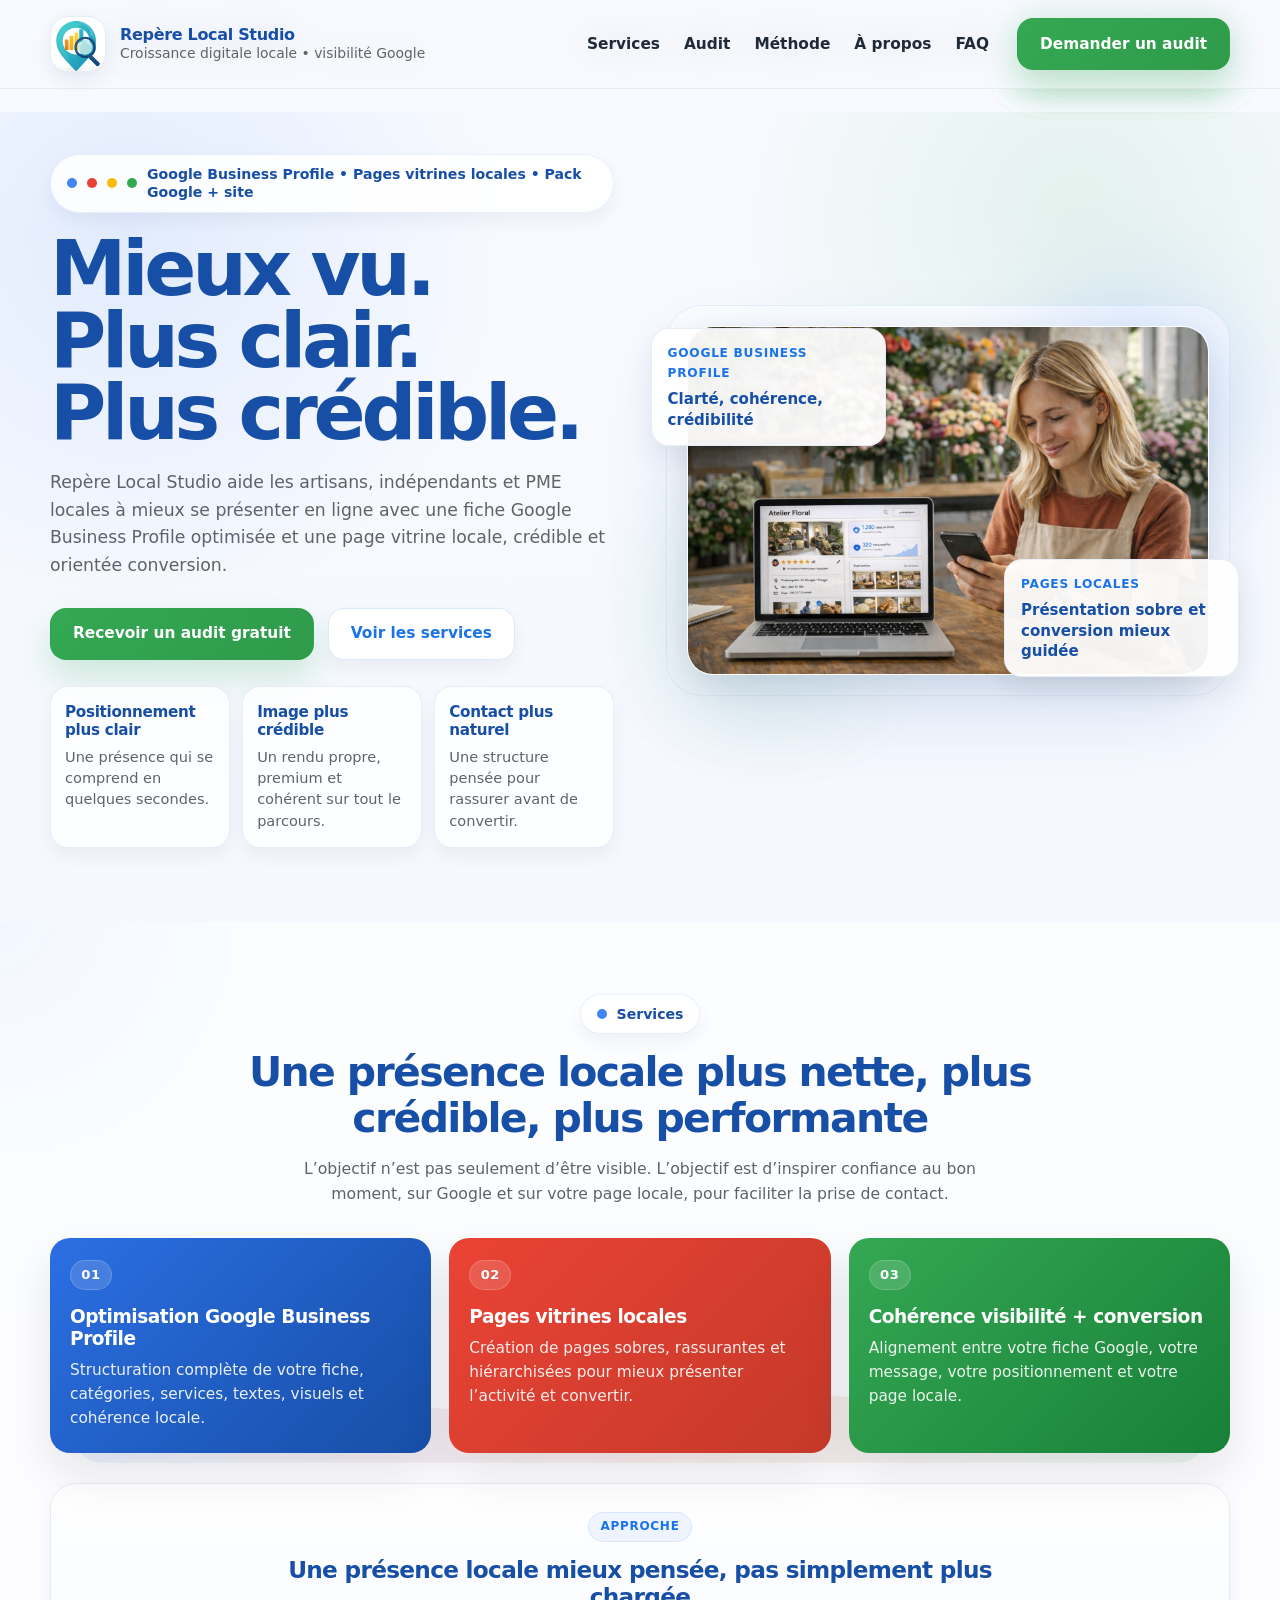
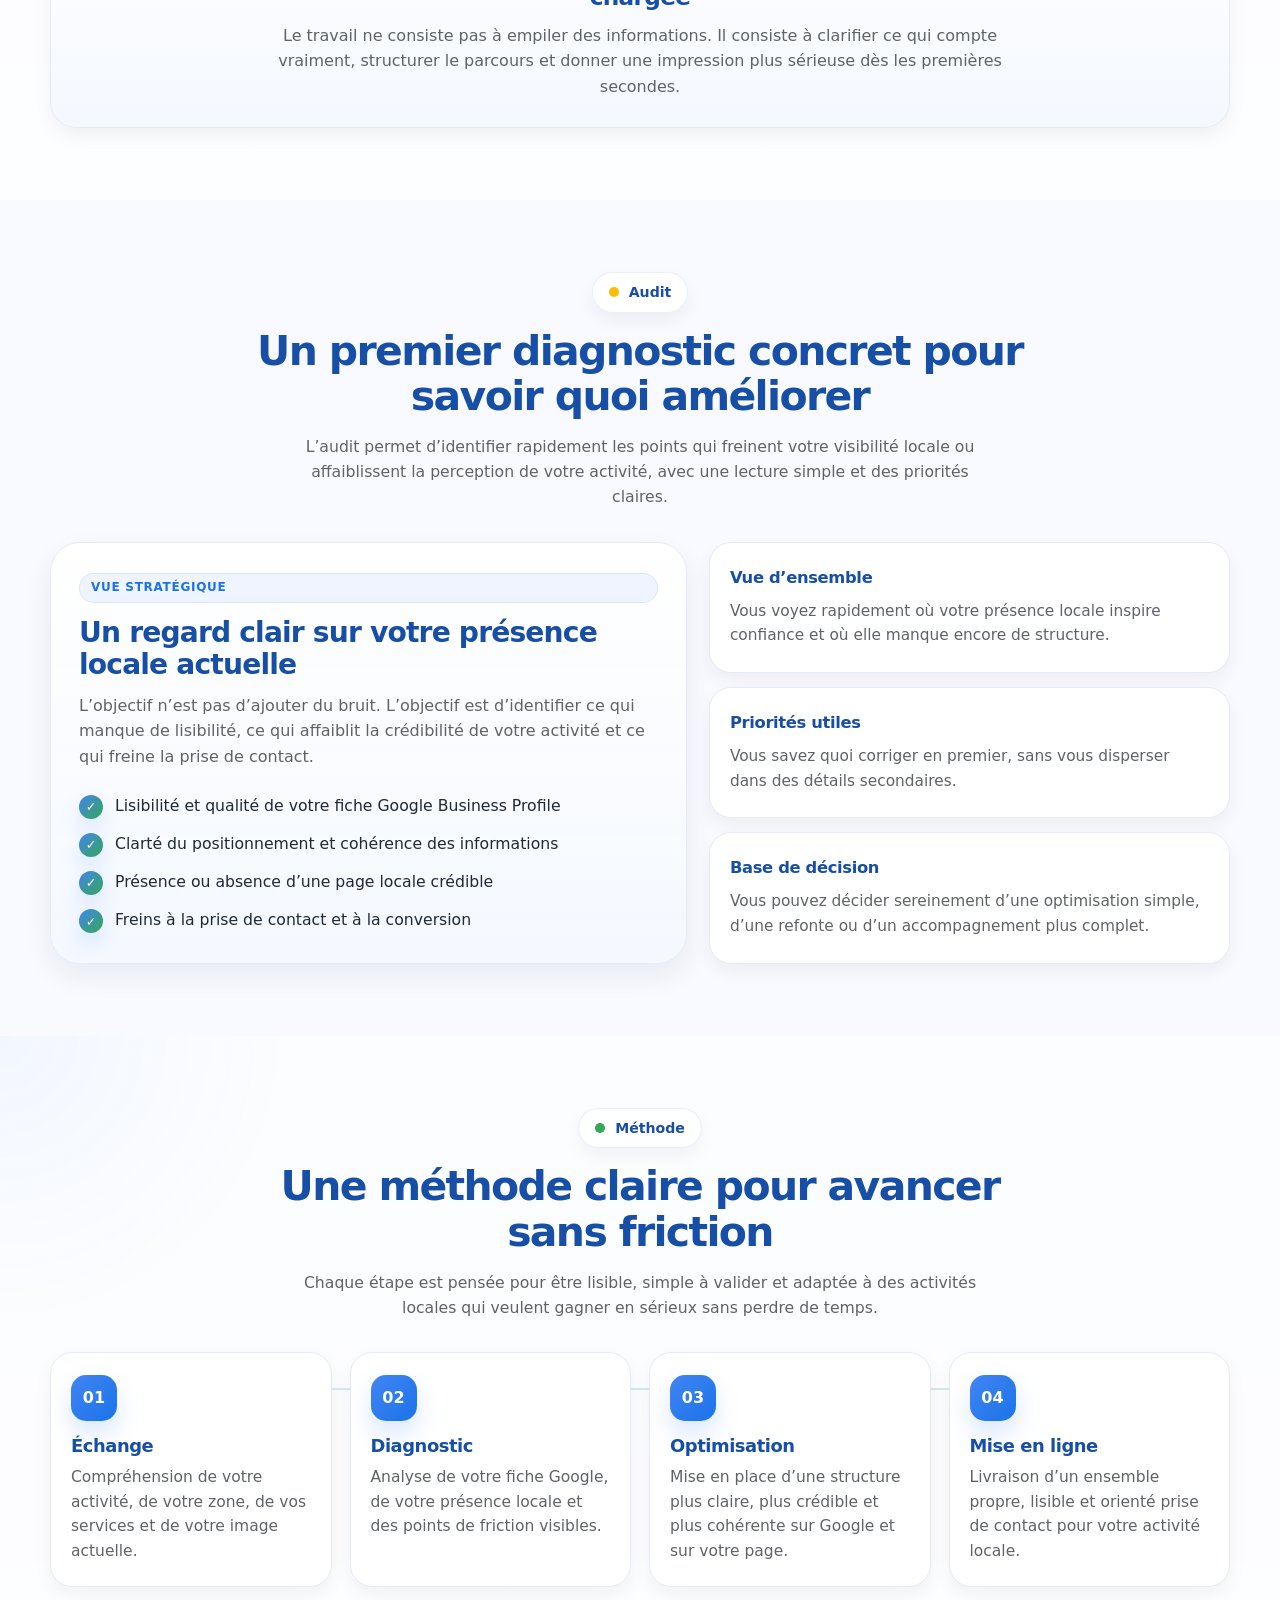
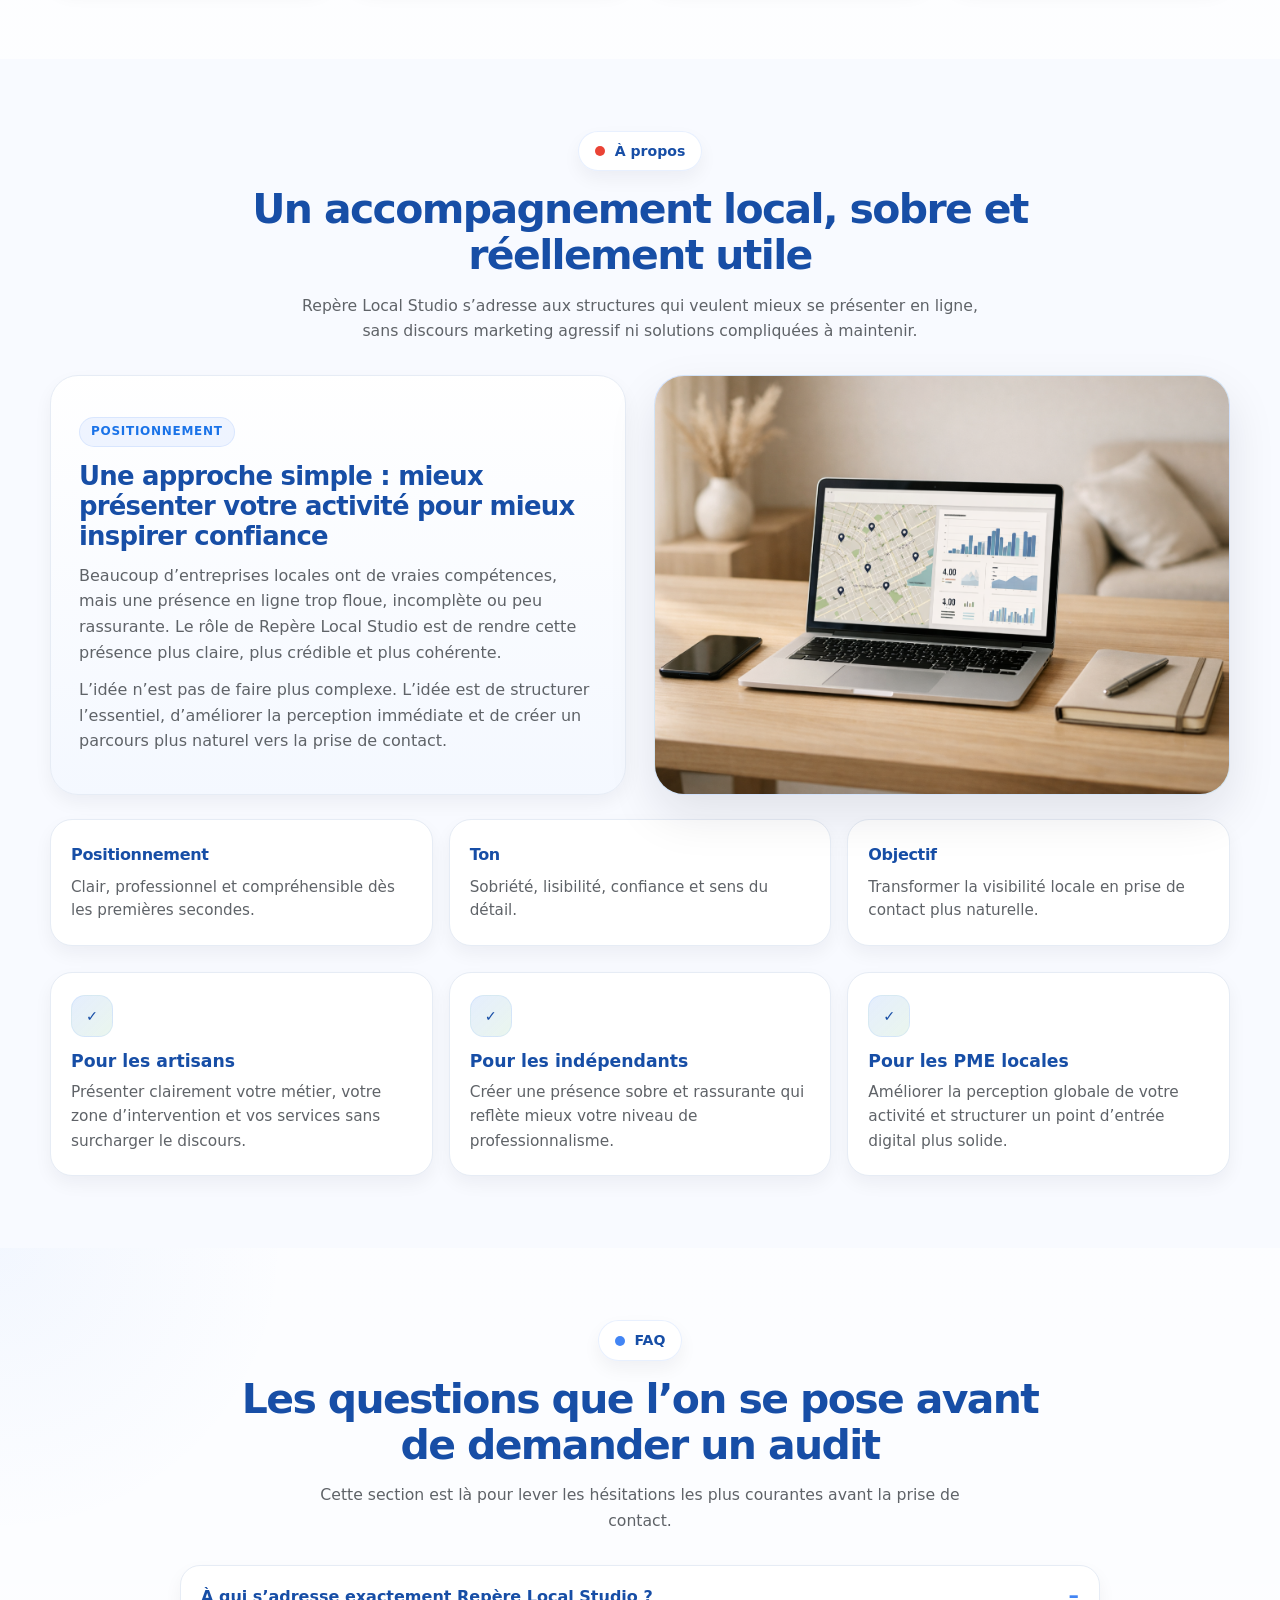
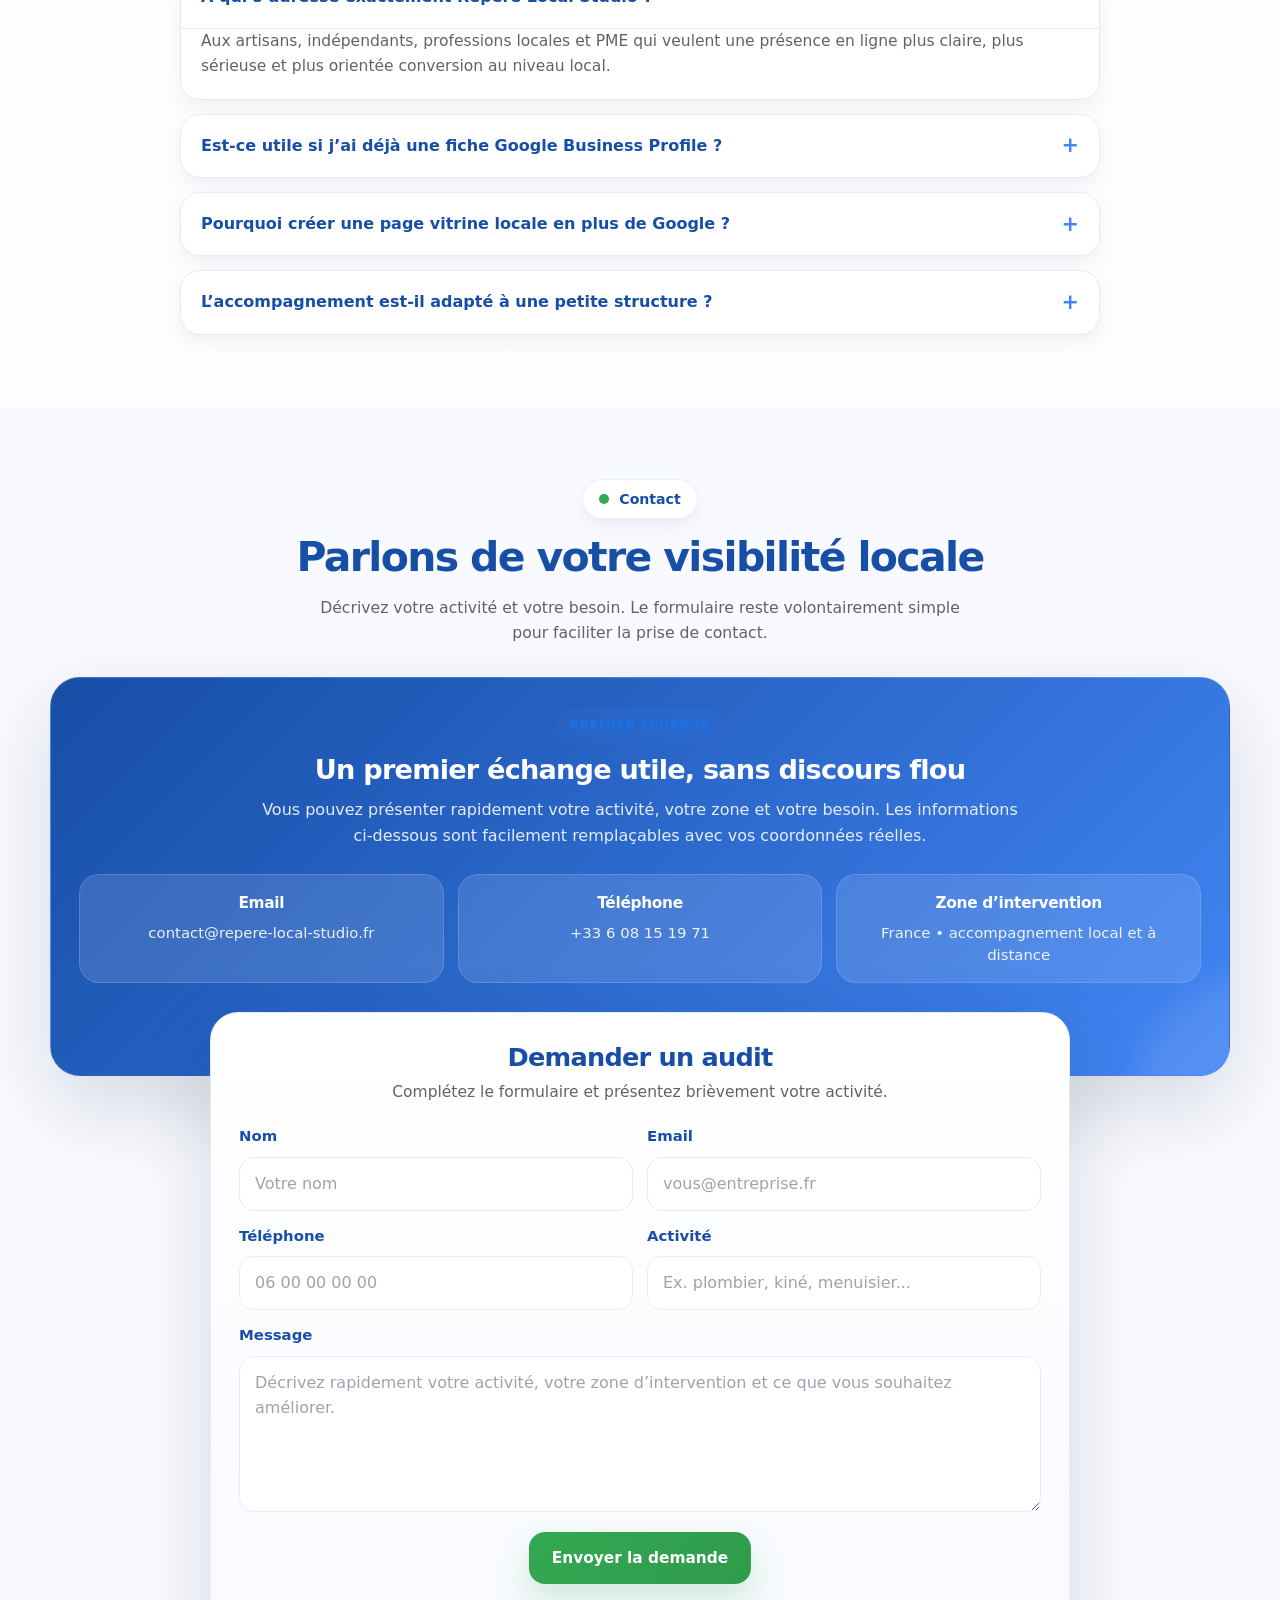
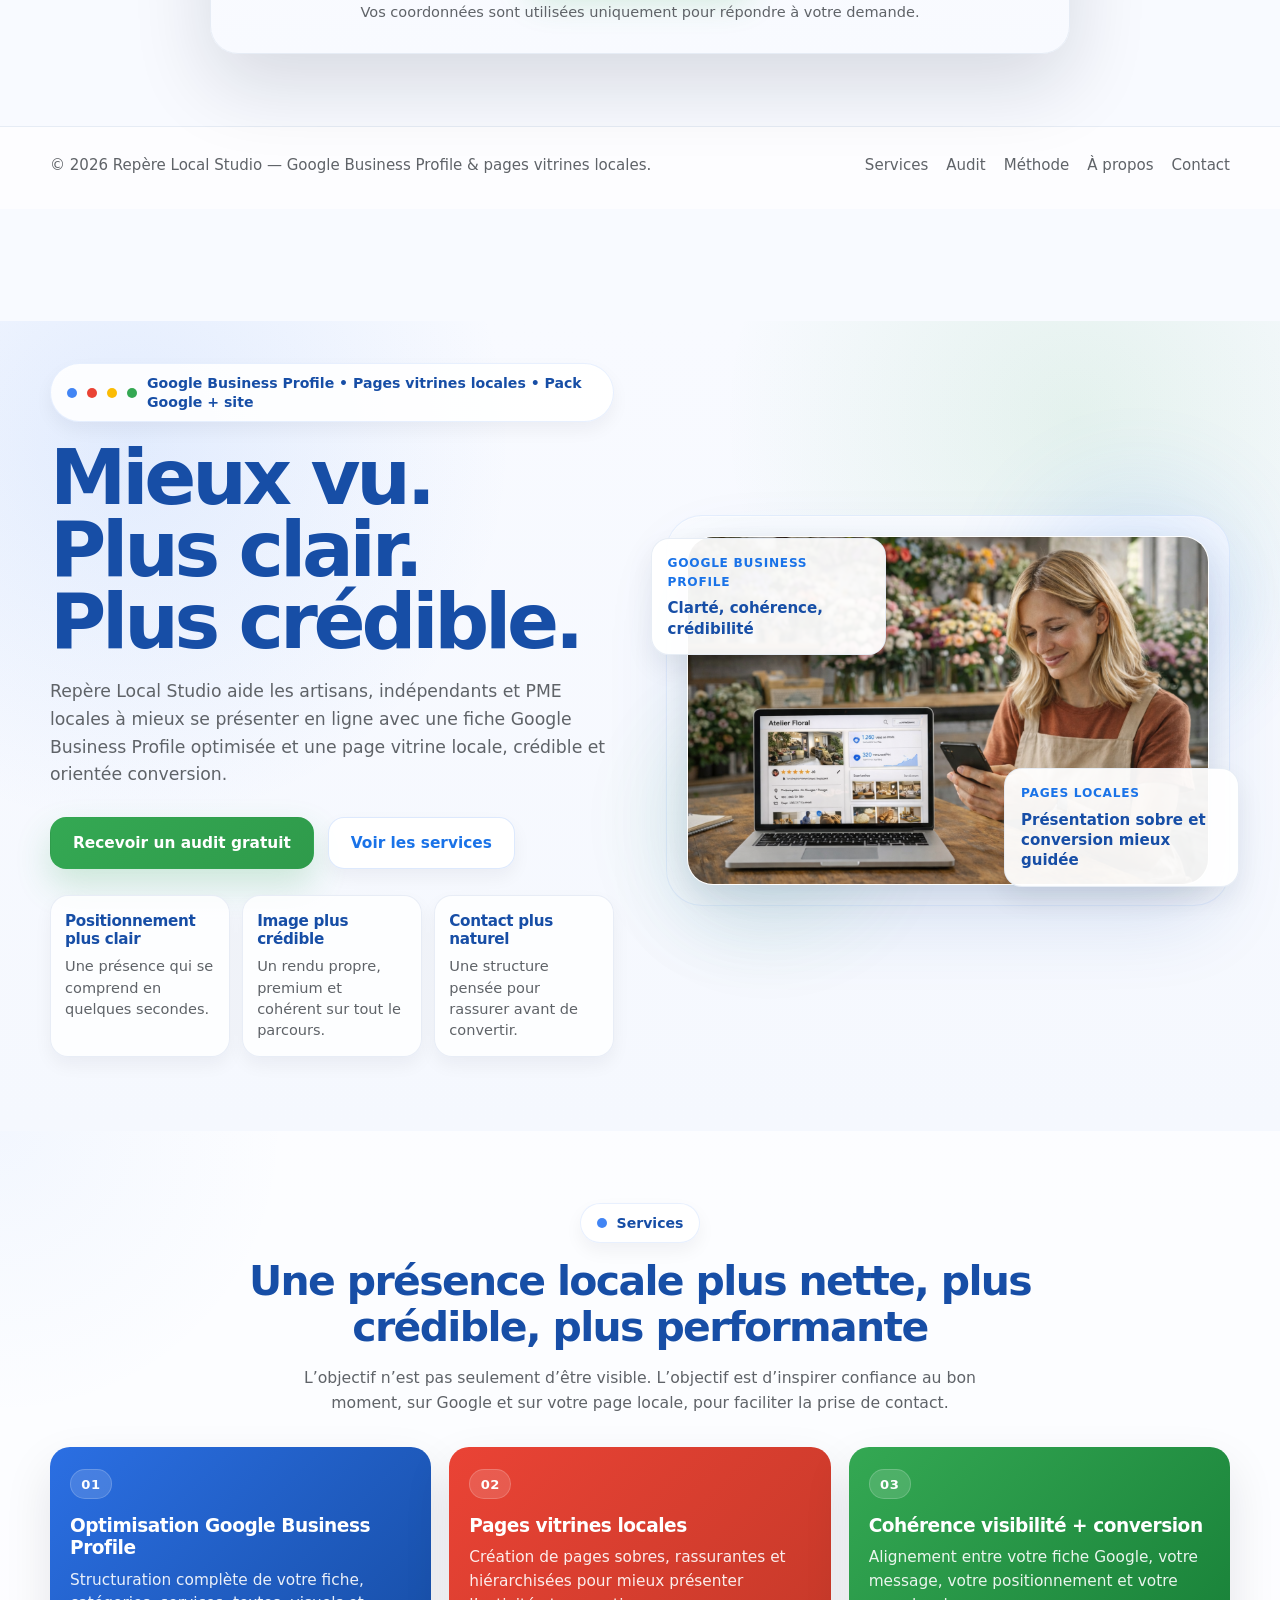
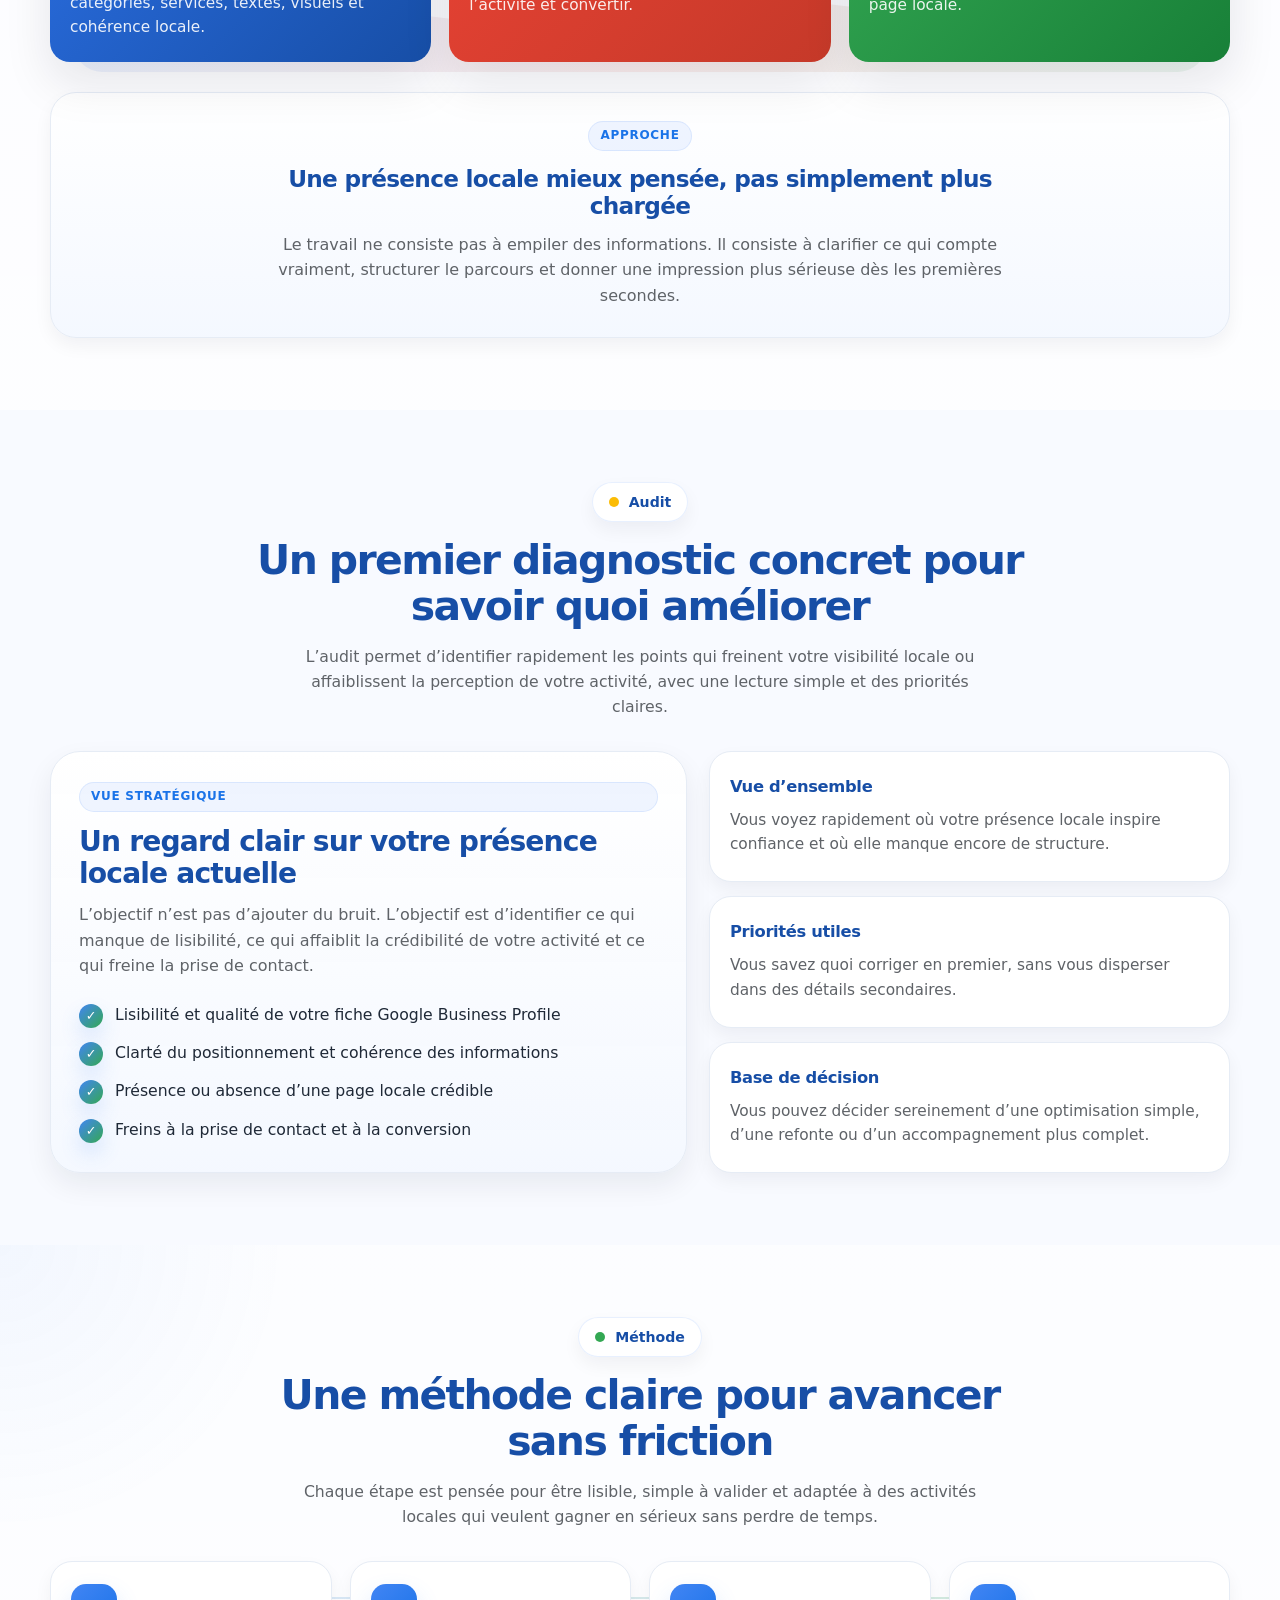
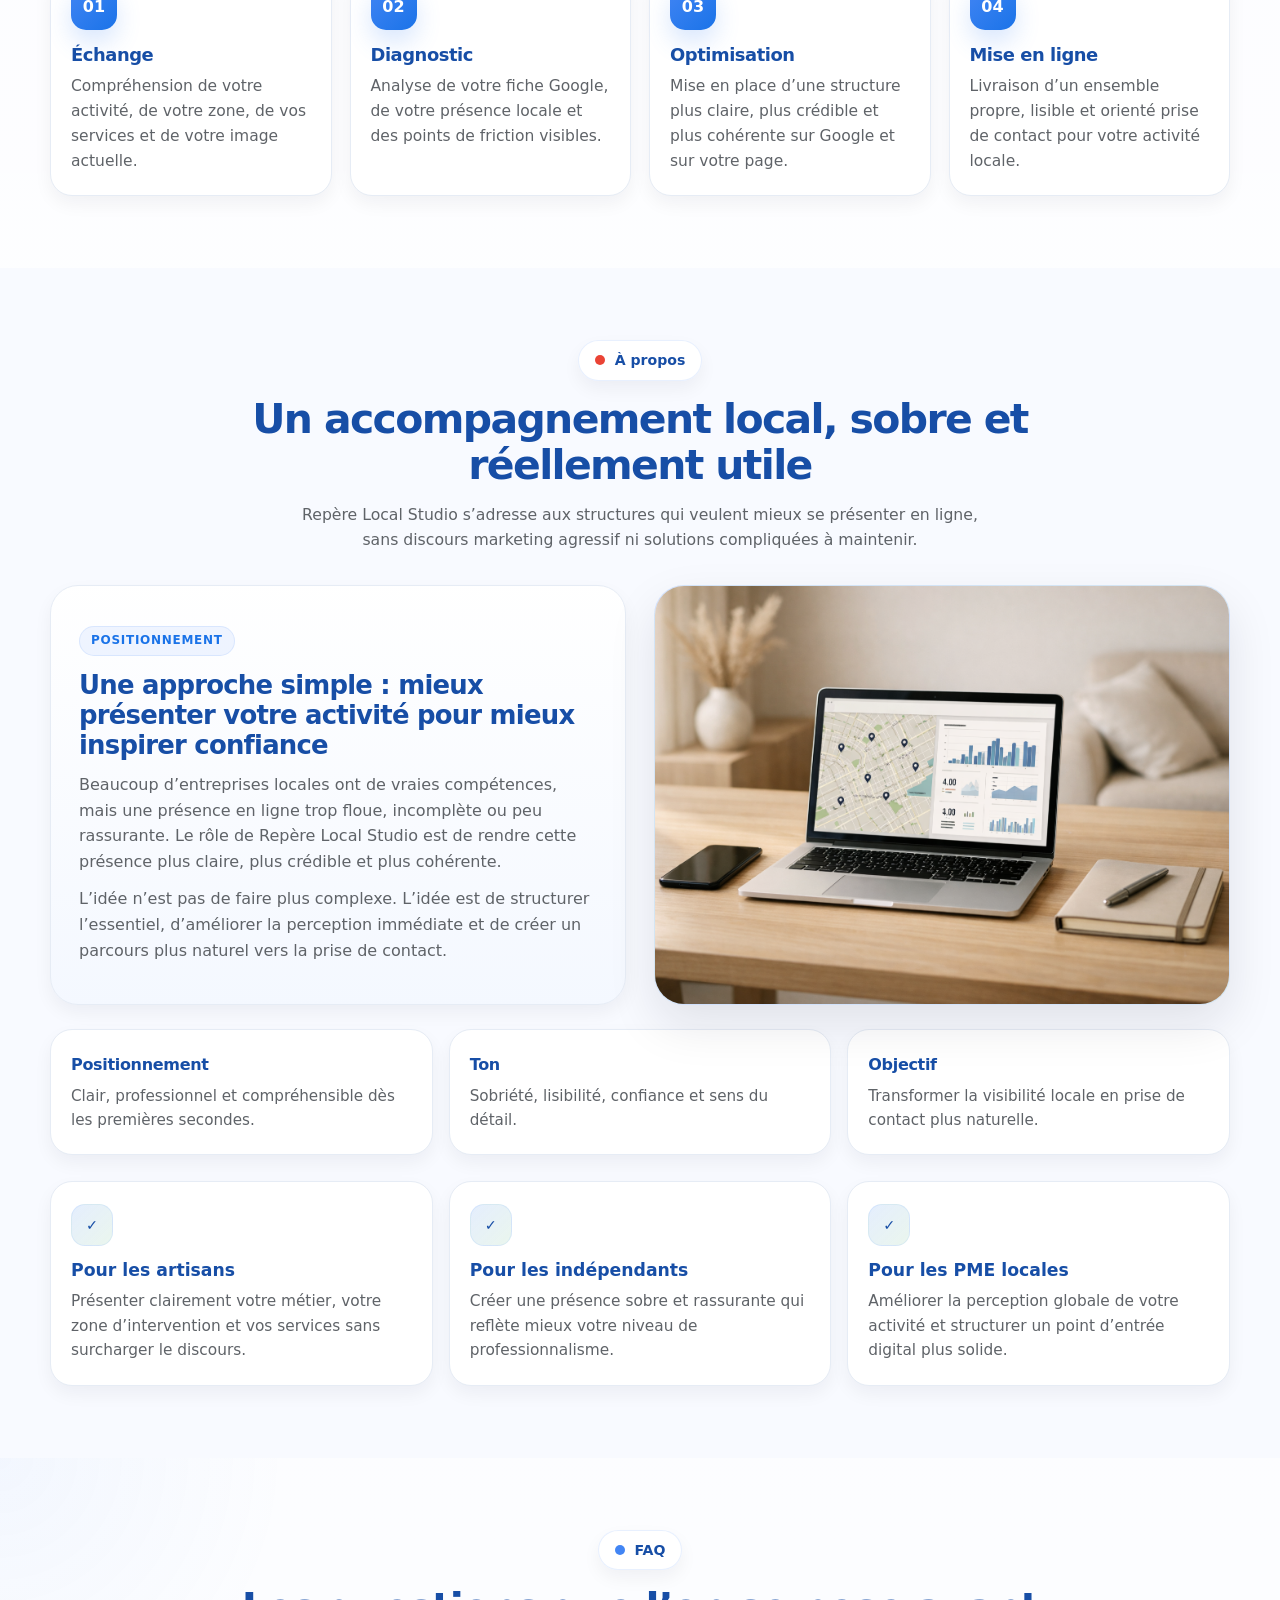
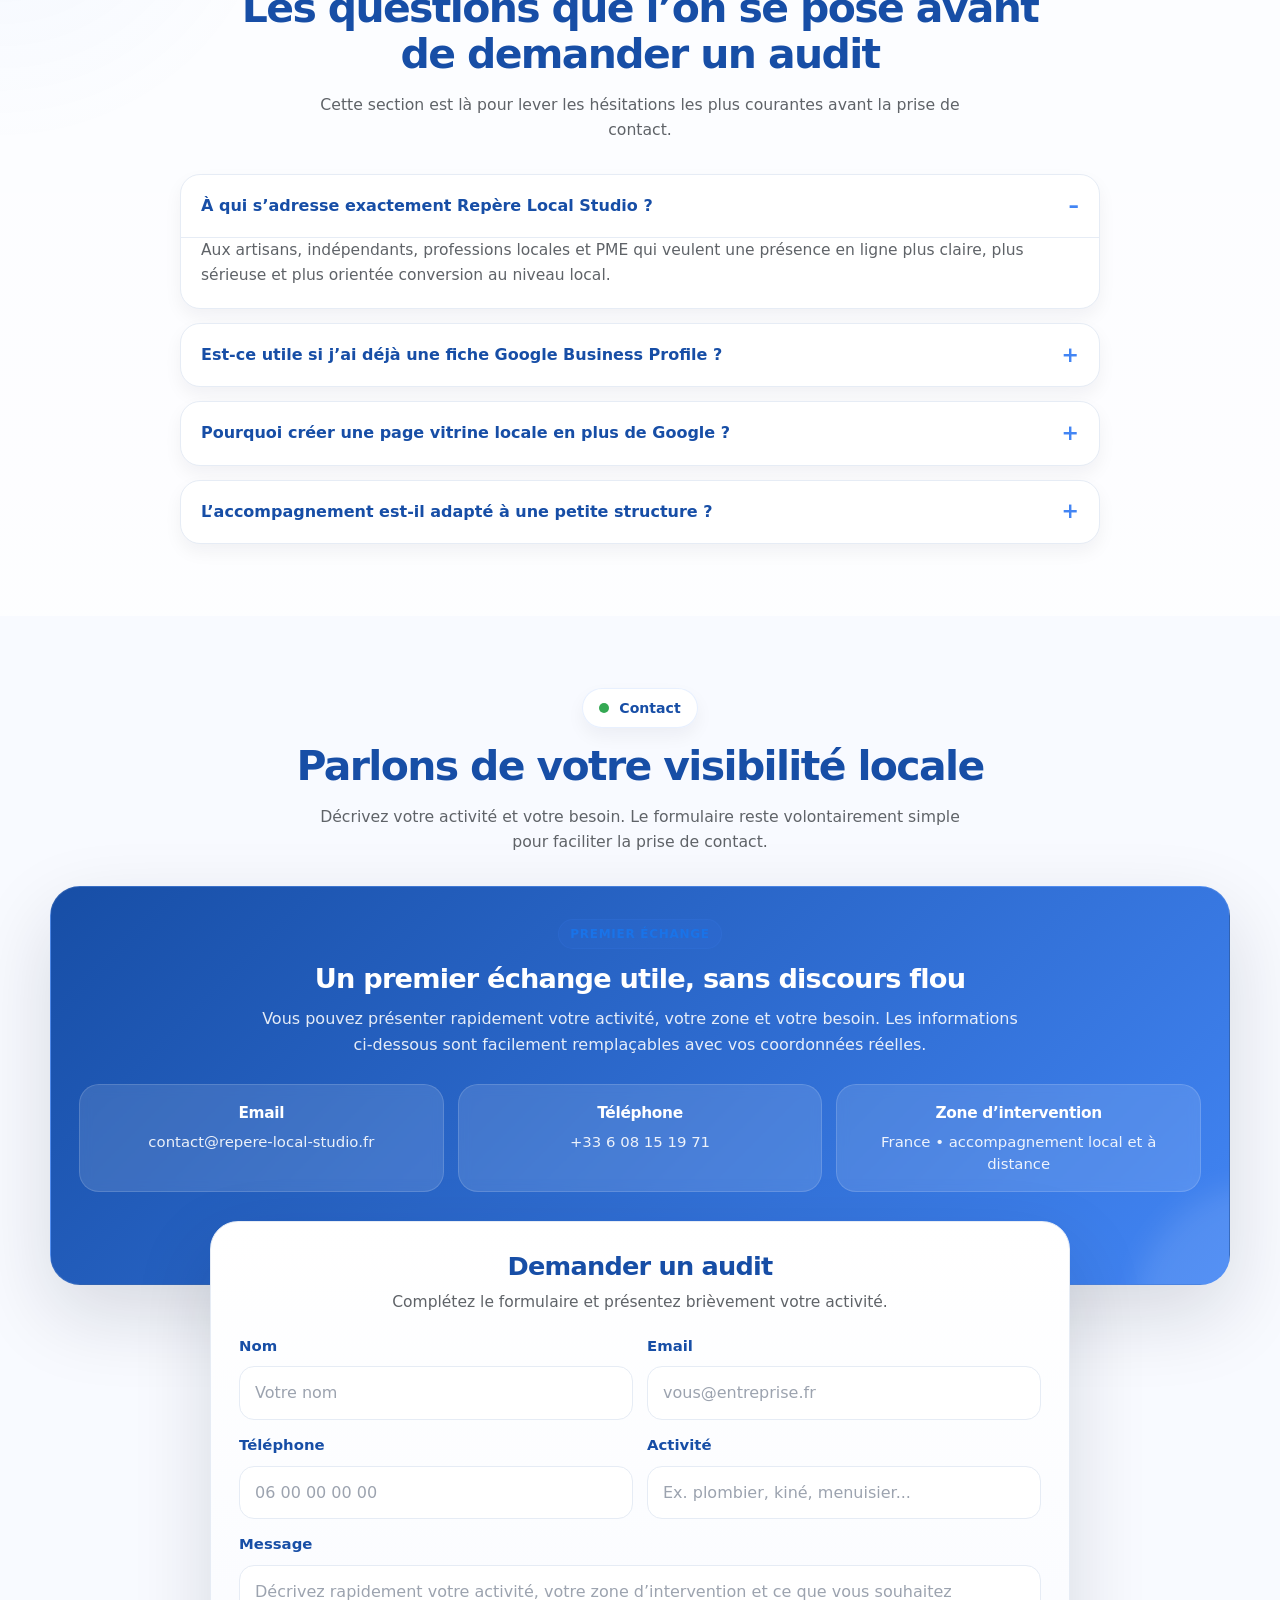
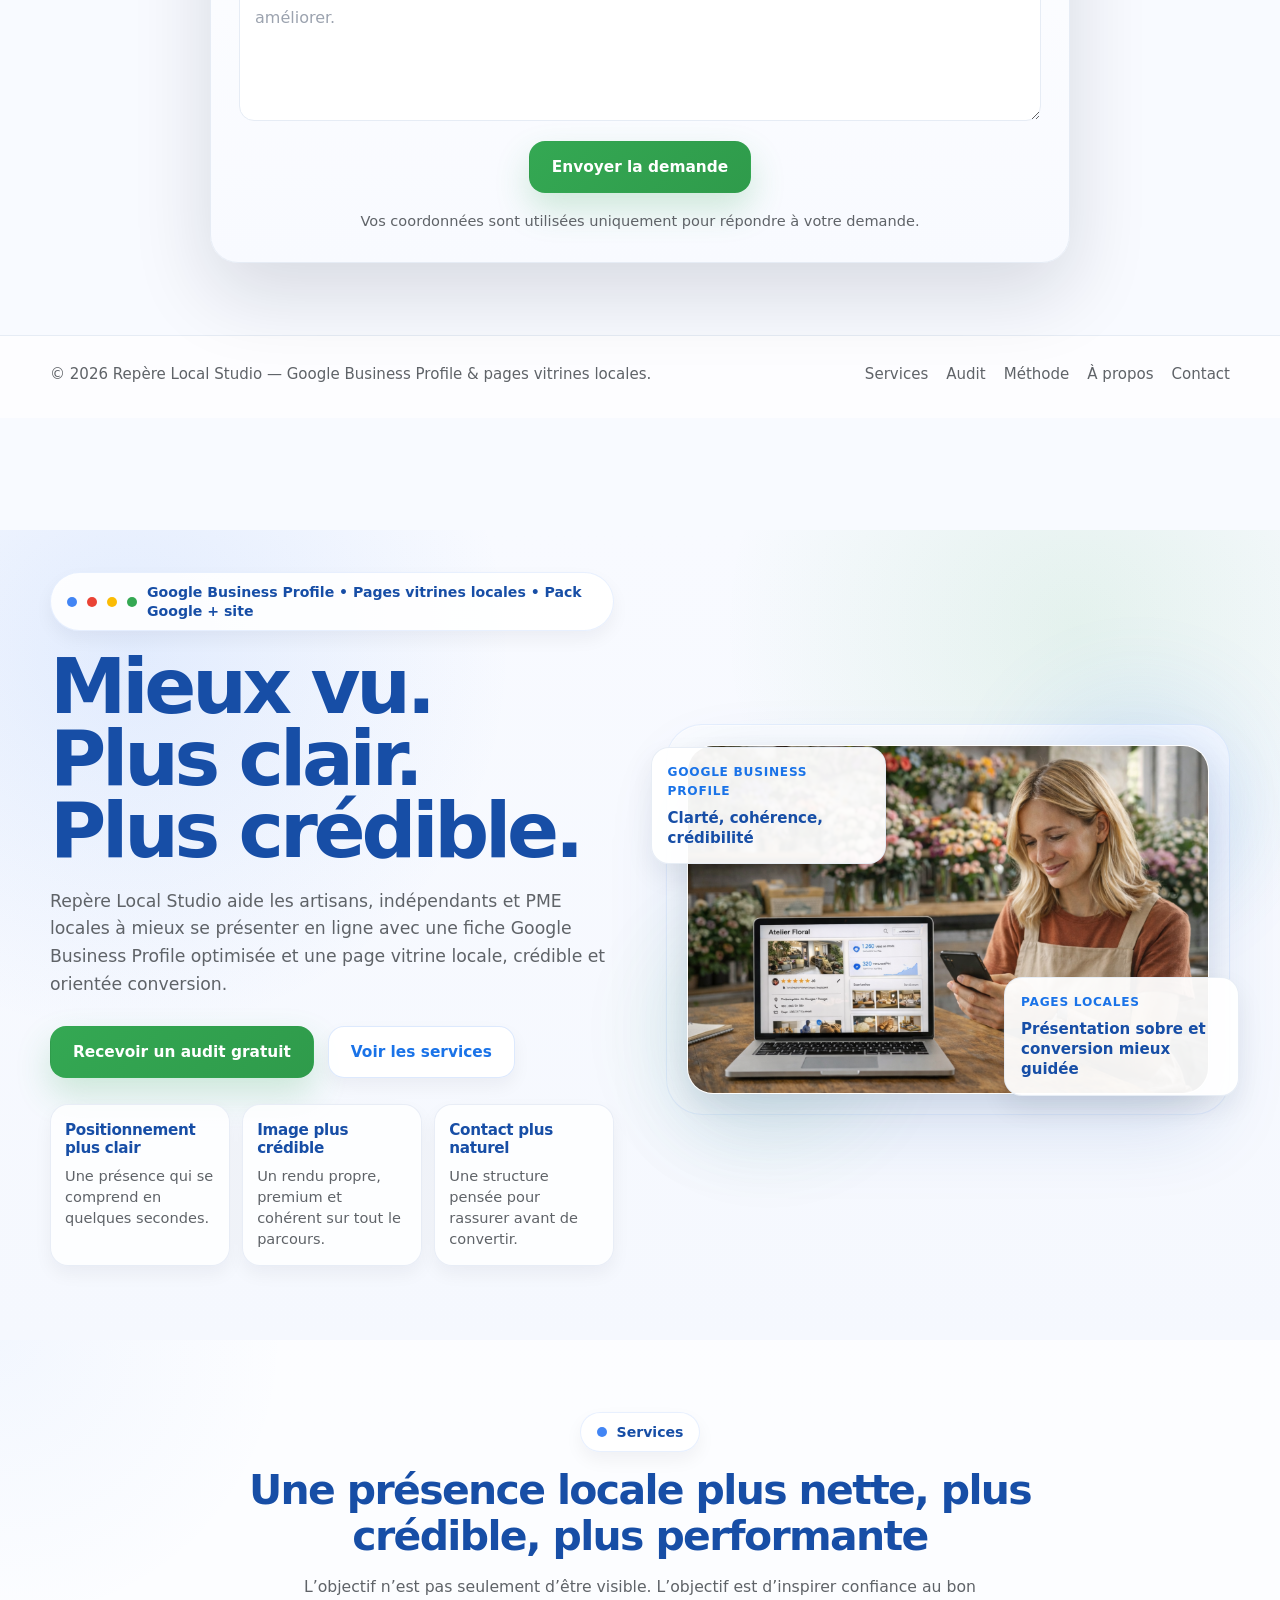
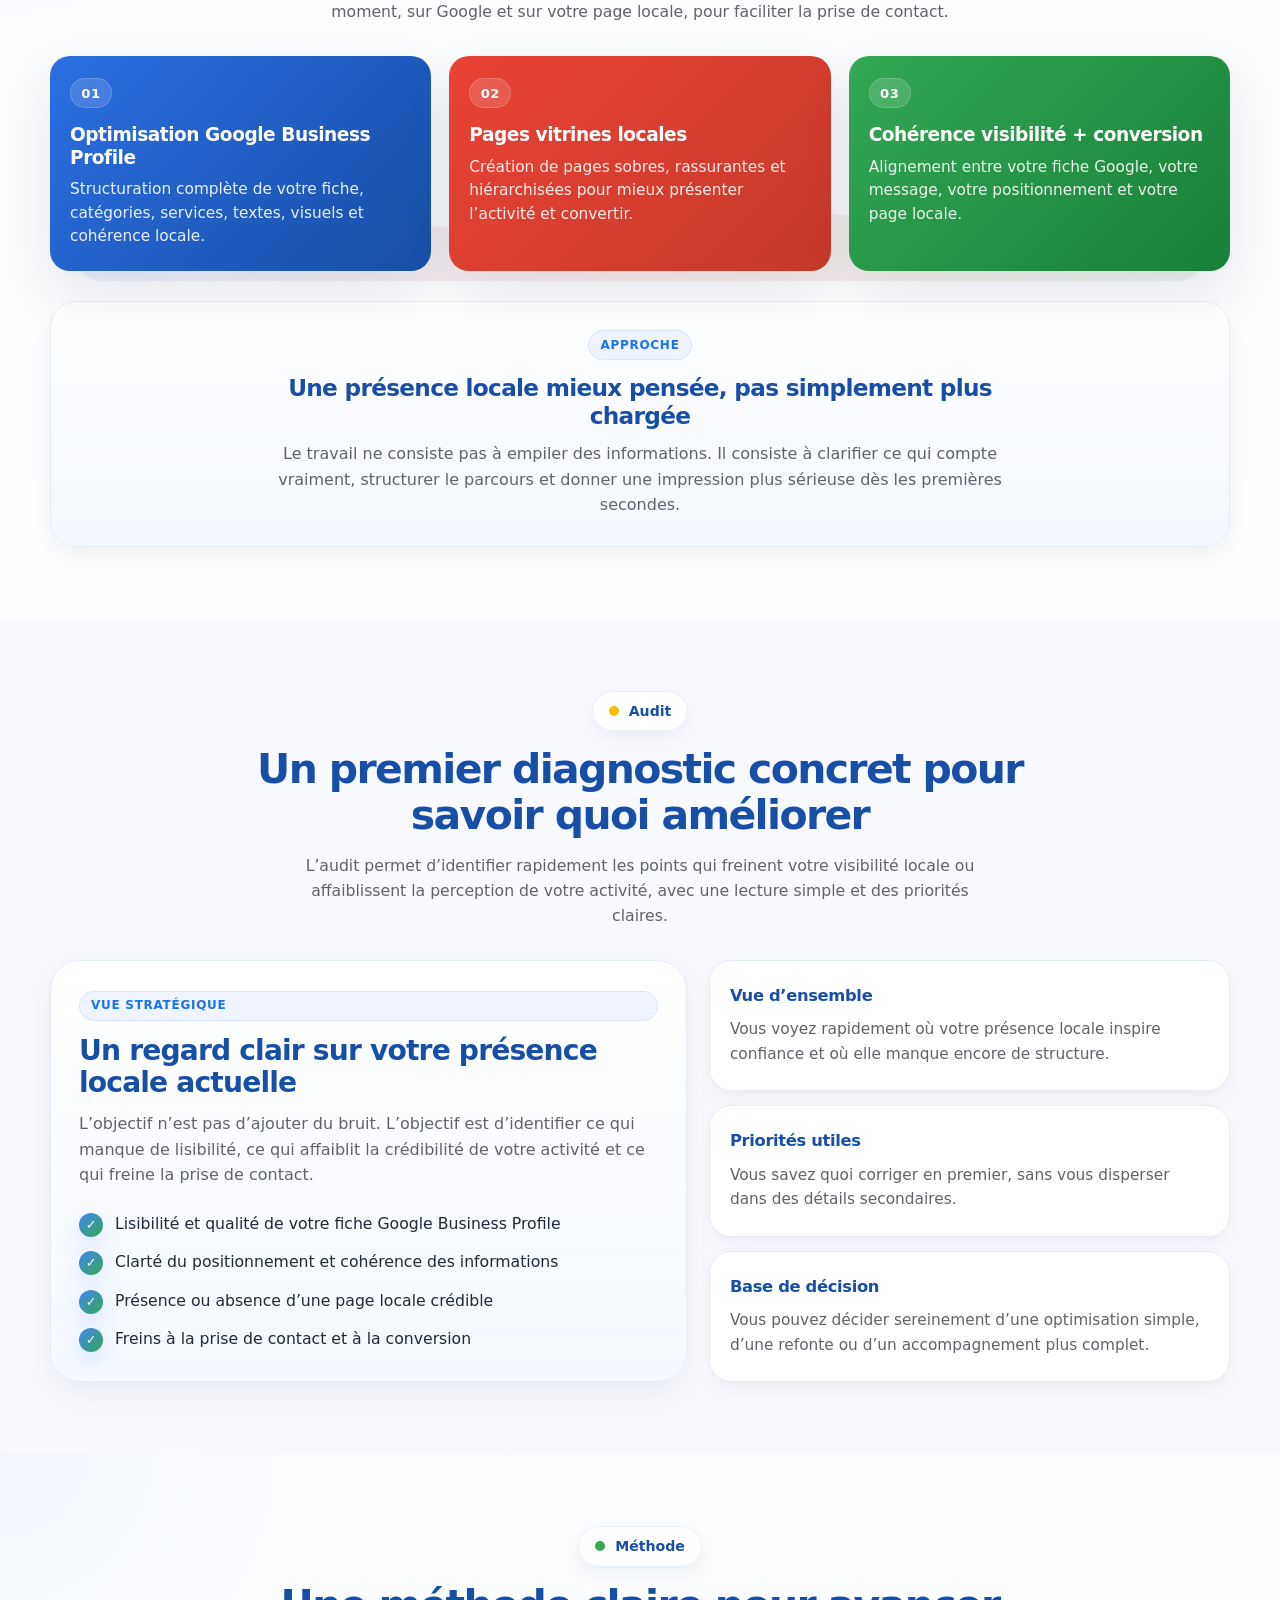
<file: index.html>
<!DOCTYPE html>
<html lang="fr">
<!DOCTYPE html>
<html lang="fr">
<!DOCTYPE html>
<html lang="fr">
<head>
  <meta charset="UTF-8" />
  <link rel="stylesheet" href="style.css">
  <meta name="viewport" content="width=device-width, initial-scale=1.0" />
  <meta
    name="description"
    content="Repère Local Studio accompagne les artisans, indépendants et PME locales dans l’optimisation de leur Google Business Profile et la création de pages vitrines locales orientées conversion." />
  <title>Repère Local Studio — Google Business Profile & pages vitrines locales</title>
  <link rel="stylesheet" href="style.css" />
</head>
<body>
  <div class="site-wrap">
    <header class="site-header">
      <div class="container">
        <div class="header-shell">
          <a class="brand" href="#top" aria-label="Repère Local Studio, retour en haut de page">
            <div class="brand-logo">
              <img src="logo-mark.svg" alt="Logo Repère Local Studio" />
            </div>
            <div class="brand-copy">
              <p class="brand-name">Repère Local Studio</p>
              <p class="brand-tag">Croissance digitale locale • visibilité Google</p>
            </div>
          </a>

          <nav class="nav" aria-label="Navigation principale">
            <div class="nav-links">
              <a href="#services">Services</a>
              <a href="#audit">Audit</a>
              <a href="#methode">Méthode</a>
              <a href="#apropos">À propos</a>
              <a href="#faq">FAQ</a>
            </div>
            <a class="button" href="#contact">Demander un audit</a>
          </nav>
        </div>
      </div>
    </header>

    <main id="top">
      <section class="hero">
        <div class="container">
          <div class="hero-shell">
            <div class="hero-copy">
              <div class="hero-copy-inner">
                <div class="eyebrow">
                  <span class="dot dot-blue"></span>
                  <span class="dot dot-red"></span>
                  <span class="dot dot-yellow"></span>
                  <span class="dot dot-green"></span>
                  <span>Google Business Profile • Pages vitrines locales • Pack Google + site</span>
                </div>

                <h1>Mieux vu.<br>Plus clair.<br>Plus crédible.</h1>

                <p class="hero-intro">
                  Repère Local Studio aide les artisans, indépendants et PME locales à mieux se présenter en ligne avec une fiche Google Business Profile optimisée et une page vitrine locale, crédible et orientée conversion.
                </p>

                <div class="hero-actions">
                  <a class="button" href="#contact">Recevoir un audit gratuit</a>
                  <a class="button-outline" href="#services">Voir les services</a>
                </div>

                <div class="hero-proof">
                  <article class="proof-card">
                    <strong>Positionnement plus clair</strong>
                    <span>Une présence qui se comprend en quelques secondes.</span>
                  </article>
                  <article class="proof-card">
                    <strong>Image plus crédible</strong>
                    <span>Un rendu propre, premium et cohérent sur tout le parcours.</span>
                  </article>
                  <article class="proof-card">
                    <strong>Contact plus naturel</strong>
                    <span>Une structure pensée pour rassurer avant de convertir.</span>
                  </article>
                </div>
              </div>
            </div>

            <div class="hero-media">
              <div class="hero-media-glow hero-media-glow-blue"></div>
              <div class="hero-media-glow hero-media-glow-green"></div>

              <div class="hero-visual" aria-label="Professionnelle consultant son activité locale sur ordinateur">
                <img src="atelier.png"alt="Professionnelle consultant son activité locale sur ordinateur" />
              </div>

              <div class="hero-float-card hero-float-top">
                <span class="hero-float-kicker">Google Business Profile</span>
                <strong>Clarté, cohérence, crédibilité</strong>
              </div>

              <div class="hero-float-card hero-float-bottom">
                <span class="hero-float-kicker">Pages locales</span>
                <strong>Présentation sobre et conversion mieux guidée</strong>
              </div>
            </div>
          </div>
        </div>
      </section>

      <section class="section section-soft" id="services">
        <div class="container">
          <div class="section-head">
            <div class="eyebrow eyebrow-center">
              <span class="dot dot-blue"></span>
              <span>Services</span>
            </div>
            <h2 class="section-title">Une présence locale plus nette, plus crédible, plus performante</h2>
            <p class="section-intro">
              L’objectif n’est pas seulement d’être visible. L’objectif est d’inspirer confiance au bon moment, sur Google et sur votre page locale, pour faciliter la prise de contact.
            </p>
          </div>

          <div class="services-ribbon">
            <article class="service-ribbon-card service-blue">
              <span class="service-kicker">01</span>
              <h3>Optimisation Google Business Profile</h3>
              <p>Structuration complète de votre fiche, catégories, services, textes, visuels et cohérence locale.</p>
            </article>

            <article class="service-ribbon-card service-red">
              <span class="service-kicker">02</span>
              <h3>Pages vitrines locales</h3>
              <p>Création de pages sobres, rassurantes et hiérarchisées pour mieux présenter l’activité et convertir.</p>
            </article>

            <article class="service-ribbon-card service-green">
              <span class="service-kicker">03</span>
              <h3>Cohérence visibilité + conversion</h3>
              <p>Alignement entre votre fiche Google, votre message, votre positionnement et votre page locale.</p>
            </article>
          </div>

          <div class="services-note-card">
            <div class="services-note-copy">
              <span class="panel-label-light">Approche</span>
              <h3>Une présence locale mieux pensée, pas simplement plus chargée</h3>
              <p>
                Le travail ne consiste pas à empiler des informations. Il consiste à clarifier ce qui compte vraiment, structurer le parcours et donner une impression plus sérieuse dès les premières secondes.
              </p>
            </div>
          </div>
        </div>
      </section>

      <section class="section" id="audit">
        <div class="container">
          <div class="section-head">
            <div class="eyebrow eyebrow-center">
              <span class="dot dot-yellow"></span>
              <span>Audit</span>
            </div>
            <h2 class="section-title">Un premier diagnostic concret pour savoir quoi améliorer</h2>
            <p class="section-intro">
              L’audit permet d’identifier rapidement les points qui freinent votre visibilité locale ou affaiblissent la perception de votre activité, avec une lecture simple et des priorités claires.
            </p>
          </div>

          <div class="audit-stage">
            <div class="audit-main-card">
              <span class="panel-label-light">Vue stratégique</span>
              <h3>Un regard clair sur votre présence locale actuelle</h3>
              <p>
                L’objectif n’est pas d’ajouter du bruit. L’objectif est d’identifier ce qui manque de lisibilité, ce qui affaiblit la crédibilité de votre activité et ce qui freine la prise de contact.
              </p>

              <ul class="audit-list-premium">
                <li>Lisibilité et qualité de votre fiche Google Business Profile</li>
                <li>Clarté du positionnement et cohérence des informations</li>
                <li>Présence ou absence d’une page locale crédible</li>
                <li>Freins à la prise de contact et à la conversion</li>
              </ul>
            </div>

            <div class="audit-side-notes">
              <article class="audit-note-card">
                <strong>Vue d’ensemble</strong>
                <p>Vous voyez rapidement où votre présence locale inspire confiance et où elle manque encore de structure.</p>
              </article>

              <article class="audit-note-card">
                <strong>Priorités utiles</strong>
                <p>Vous savez quoi corriger en premier, sans vous disperser dans des détails secondaires.</p>
              </article>

              <article class="audit-note-card">
                <strong>Base de décision</strong>
                <p>Vous pouvez décider sereinement d’une optimisation simple, d’une refonte ou d’un accompagnement plus complet.</p>
              </article>
            </div>
          </div>
        </div>
      </section>

      <section class="section section-soft" id="methode">
        <div class="container">
          <div class="section-head">
            <div class="eyebrow eyebrow-center">
              <span class="dot dot-green"></span>
              <span>Méthode</span>
            </div>
            <h2 class="section-title">Une méthode claire pour avancer sans friction</h2>
            <p class="section-intro">
              Chaque étape est pensée pour être lisible, simple à valider et adaptée à des activités locales qui veulent gagner en sérieux sans perdre de temps.
            </p>
          </div>

          <div class="method-shell">
            <div class="method-line"></div>

            <article class="card method-card">
              <div class="step-badge">01</div>
              <h3>Échange</h3>
              <p>Compréhension de votre activité, de votre zone, de vos services et de votre image actuelle.</p>
            </article>

            <article class="card method-card">
              <div class="step-badge">02</div>
              <h3>Diagnostic</h3>
              <p>Analyse de votre fiche Google, de votre présence locale et des points de friction visibles.</p>
            </article>

            <article class="card method-card">
              <div class="step-badge">03</div>
              <h3>Optimisation</h3>
              <p>Mise en place d’une structure plus claire, plus crédible et plus cohérente sur Google et sur votre page.</p>
            </article>

            <article class="card method-card">
              <div class="step-badge">04</div>
              <h3>Mise en ligne</h3>
              <p>Livraison d’un ensemble propre, lisible et orienté prise de contact pour votre activité locale.</p>
            </article>
          </div>
        </div>
      </section>

      <section class="section" id="apropos">
        <div class="container">
          <div class="section-head">
            <div class="eyebrow eyebrow-center">
              <span class="dot dot-red"></span>
              <span>À propos</span>
            </div>
            <h2 class="section-title">Un accompagnement local, sobre et réellement utile</h2>
            <p class="section-intro">
              Repère Local Studio s’adresse aux structures qui veulent mieux se présenter en ligne, sans discours marketing agressif ni solutions compliquées à maintenir.
            </p>
          </div>

          <div class="about-story">
            <div class="about-story-copy">
              <div class="about-story-text">
                <span class="panel-label-light">Positionnement</span>
                <h3>Une approche simple : mieux présenter votre activité pour mieux inspirer confiance</h3>
                <p>
                  Beaucoup d’entreprises locales ont de vraies compétences, mais une présence en ligne trop floue, incomplète ou peu rassurante. Le rôle de Repère Local Studio est de rendre cette présence plus claire, plus crédible et plus cohérente.
                </p>
                <p>
                  L’idée n’est pas de faire plus complexe. L’idée est de structurer l’essentiel, d’améliorer la perception immédiate et de créer un parcours plus naturel vers la prise de contact.
                </p>
              </div>
            </div>

            <div class="about-visual-card">
              <img src="Espace de travail moderne et épuré.png" alt="Repère Local Studio - accompagnement local" />
            </div>
          </div>

          <div class="about-metrics-full">
            <div class="about-metric-card">
              <strong>Positionnement</strong>
              <span>Clair, professionnel et compréhensible dès les premières secondes.</span>
            </div>

            <div class="about-metric-card">
              <strong>Ton</strong>
              <span>Sobriété, lisibilité, confiance et sens du détail.</span>
            </div>

            <div class="about-metric-card">
              <strong>Objectif</strong>
              <span>Transformer la visibilité locale en prise de contact plus naturelle.</span>
            </div>
          </div>

          <div class="audience-band">
            <article class="audience-card">
              <div class="icon-dot">✓</div>
              <h3>Pour les artisans</h3>
              <p>Présenter clairement votre métier, votre zone d’intervention et vos services sans surcharger le discours.</p>
            </article>

            <article class="audience-card">
              <div class="icon-dot">✓</div>
              <h3>Pour les indépendants</h3>
              <p>Créer une présence sobre et rassurante qui reflète mieux votre niveau de professionnalisme.</p>
            </article>

            <article class="audience-card">
              <div class="icon-dot">✓</div>
              <h3>Pour les PME locales</h3>
              <p>Améliorer la perception globale de votre activité et structurer un point d’entrée digital plus solide.</p>
            </article>
          </div>
        </div>
      </section>

      <section class="section section-soft" id="faq">
        <div class="container">
          <div class="section-head">
            <div class="eyebrow eyebrow-center">
              <span class="dot dot-blue"></span>
              <span>FAQ</span>
            </div>
            <h2 class="section-title">Les questions que l’on se pose avant de demander un audit</h2>
            <p class="section-intro">
              Cette section est là pour lever les hésitations les plus courantes avant la prise de contact.
            </p>
          </div>

          <div class="faq-grid">
            <details class="faq-item" open>
              <summary>À qui s’adresse exactement Repère Local Studio ?</summary>
              <div class="faq-answer">
                Aux artisans, indépendants, professions locales et PME qui veulent une présence en ligne plus claire, plus sérieuse et plus orientée conversion au niveau local.
              </div>
            </details>

            <details class="faq-item">
              <summary>Est-ce utile si j’ai déjà une fiche Google Business Profile ?</summary>
              <div class="faq-answer">
                Oui. Une fiche existe parfois, mais elle n’est pas toujours optimisée, cohérente ou suffisamment rassurante pour convertir un visiteur en prospect.
              </div>
            </details>

            <details class="faq-item">
              <summary>Pourquoi créer une page vitrine locale en plus de Google ?</summary>
              <div class="faq-answer">
                Parce qu’une page bien conçue permet de mieux expliquer vos services, d’améliorer votre crédibilité et de mieux orienter la prise de contact.
              </div>
            </details>

            <details class="faq-item">
              <summary>L’accompagnement est-il adapté à une petite structure ?</summary>
              <div class="faq-answer">
                Oui. L’approche a justement été pensée pour des structures locales qui veulent quelque chose de propre, lisible et utile sans usine à gaz.
              </div>
            </details>
          </div>
        </div>
      </section>

      <section class="section" id="contact">
        <div class="container">
          <div class="section-head">
            <div class="eyebrow eyebrow-center">
              <span class="dot dot-green"></span>
              <span>Contact</span>
            </div>
            <h2 class="section-title">Parlons de votre visibilité locale</h2>
            <p class="section-intro">
              Décrivez votre activité et votre besoin. Le formulaire reste volontairement simple pour faciliter la prise de contact.
            </p>
          </div>

          <div class="contact-stage">
            <div class="contact-stage-top">
              <div class="contact-stage-copy">
                <span class="panel-label-light">Premier échange</span>
                <h3>Un premier échange utile, sans discours flou</h3>
                <p>
                  Vous pouvez présenter rapidement votre activité, votre zone et votre besoin. Les informations ci-dessous sont facilement remplaçables avec vos coordonnées réelles.
                </p>
              </div>

              <div class="contact-points-row">
                <div class="contact-point-card">
                  <strong>Email</strong>
                  <a href="mailto:contact@repere-local-studio.fr">contact@repere-local-studio.fr</a>
                </div>

                <div class="contact-point-card">
                  <strong>Téléphone</strong>
                  <a href="tel:+330608151971">+33 6 08 15 19 71</a>
                </div>

                <div class="contact-point-card">
                  <strong>Zone d’intervention</strong>
                  <span>France • accompagnement local et à distance</span>
                </div>
              </div>
            </div>

            <div class="contact-stage-form-wrap">
              <div class="contact-form-card">
                <div>
                  <h3 class="form-title">Demander un audit</h3>
                  <p class="form-intro">Complétez le formulaire et présentez brièvement votre activité.</p>

                  <form>
                    <div class="form-grid">
                      <div class="field">
                        <label for="name">Nom</label>
                        <input id="name" name="name" type="text" placeholder="Votre nom" />
                      </div>

                      <div class="field">
                        <label for="email">Email</label>
                        <input id="email" name="email" type="email" placeholder="vous@entreprise.fr" />
                      </div>

                      <div class="field">
                        <label for="phone">Téléphone</label>
                        <input id="phone" name="phone" type="tel" placeholder="06 00 00 00 00" />
                      </div>

                      <div class="field">
                        <label for="company">Activité</label>
                        <input id="company" name="company" type="text" placeholder="Ex. plombier, kiné, menuisier..." />
                      </div>

                      <div class="field full">
                        <label for="message">Message</label>
                        <textarea id="message" name="message" placeholder="Décrivez rapidement votre activité, votre zone d’intervention et ce que vous souhaitez améliorer."></textarea>
                      </div>
                    </div>

                    <div class="form-actions">
                      <button class="button" type="submit">Envoyer la demande</button>
                    </div>
                  </form>
                </div>

                <p class="form-note">Vos coordonnées sont utilisées uniquement pour répondre à votre demande.</p>
              </div>
            </div>
          </div>
        </div>
      </section>
    </main>

    <footer class="footer">
      <div class="container">
        <div class="footer-grid">
          <p>© 2026 Repère Local Studio — Google Business Profile & pages vitrines locales.</p>
          <nav class="footer-nav" aria-label="Navigation du pied de page">
            <a href="#services">Services</a>
            <a href="#audit">Audit</a>
            <a href="#methode">Méthode</a>
            <a href="#apropos">À propos</a>
            <a href="#contact">Contact</a>
          </nav>
        </div>
      </div>
    </footer>
  </div>
</body>
</html>

  <title>Repère Local Studio — Google Business Profile & pages vitrines locales</title>
  <link rel="stylesheet" href="style.css" />
</head>
<body>
  <div class="site-wrap">
    <header class="site-header">
      <div class="container">
        <div class="header-shell">
          <a class="brand" href="#top" aria-label="Repère Local Studio, retour en haut de page">
            <div class="brand-logo">
              <img src="logo-mark.svg" alt="Logo Repère Local Studio" />
            </div>
            <div class="brand-copy">
              <p class="brand-name">Repère Local Studio</p>
              <p class="brand-tag">Croissance digitale locale • visibilité Google</p>
            </div>
          </a>

          <nav class="nav" aria-label="Navigation principale">
            <div class="nav-links">
              <a href="#services">Services</a>
              <a href="#audit">Audit</a>
              <a href="#methode">Méthode</a>
              <a href="#apropos">À propos</a>
              <a href="#faq">FAQ</a>
            </div>
            <a class="button" href="#contact">Demander un audit</a>
          </nav>
        </div>
      </div>
    </header>

    <main id="top">
      <section class="hero">
        <div class="container">
          <div class="hero-shell">
            <div class="hero-copy">
              <div class="hero-copy-inner">
                <div class="eyebrow">
                  <span class="dot dot-blue"></span>
                  <span class="dot dot-red"></span>
                  <span class="dot dot-yellow"></span>
                  <span class="dot dot-green"></span>
                  <span>Google Business Profile • Pages vitrines locales • Pack Google + site</span>
                </div>

                <h1>Mieux vu.<br>Plus clair.<br>Plus crédible.</h1>

                <p class="hero-intro">
                  Repère Local Studio aide les artisans, indépendants et PME locales à mieux se présenter en ligne avec une fiche Google Business Profile optimisée et une page vitrine locale, crédible et orientée conversion.
                </p>

                <div class="hero-actions">
                  <a class="button" href="#contact">Recevoir un audit gratuit</a>
                  <a class="button-outline" href="#services">Voir les services</a>
                </div>

                <div class="hero-proof">
                  <article class="proof-card">
                    <strong>Positionnement plus clair</strong>
                    <span>Une présence qui se comprend en quelques secondes.</span>
                  </article>
                  <article class="proof-card">
                    <strong>Image plus crédible</strong>
                    <span>Un rendu propre, premium et cohérent sur tout le parcours.</span>
                  </article>
                  <article class="proof-card">
                    <strong>Contact plus naturel</strong>
                    <span>Une structure pensée pour rassurer avant de convertir.</span>
                  </article>
                </div>
              </div>
            </div>

            <div class="hero-media">
              <div class="hero-media-glow hero-media-glow-blue"></div>
              <div class="hero-media-glow hero-media-glow-green"></div>

              <div class="hero-visual" aria-label="Professionnelle consultant son activité locale sur ordinateur">
                <img src="atelier.png"alt="Professionnelle consultant son activité locale sur ordinateur" />
              </div>

              <div class="hero-float-card hero-float-top">
                <span class="hero-float-kicker">Google Business Profile</span>
                <strong>Clarté, cohérence, crédibilité</strong>
              </div>

              <div class="hero-float-card hero-float-bottom">
                <span class="hero-float-kicker">Pages locales</span>
                <strong>Présentation sobre et conversion mieux guidée</strong>
              </div>
            </div>
          </div>
        </div>
      </section>

      <section class="section section-soft" id="services">
        <div class="container">
          <div class="section-head">
            <div class="eyebrow eyebrow-center">
              <span class="dot dot-blue"></span>
              <span>Services</span>
            </div>
            <h2 class="section-title">Une présence locale plus nette, plus crédible, plus performante</h2>
            <p class="section-intro">
              L’objectif n’est pas seulement d’être visible. L’objectif est d’inspirer confiance au bon moment, sur Google et sur votre page locale, pour faciliter la prise de contact.
            </p>
          </div>

          <div class="services-ribbon">
            <article class="service-ribbon-card service-blue">
              <span class="service-kicker">01</span>
              <h3>Optimisation Google Business Profile</h3>
              <p>Structuration complète de votre fiche, catégories, services, textes, visuels et cohérence locale.</p>
            </article>

            <article class="service-ribbon-card service-red">
              <span class="service-kicker">02</span>
              <h3>Pages vitrines locales</h3>
              <p>Création de pages sobres, rassurantes et hiérarchisées pour mieux présenter l’activité et convertir.</p>
            </article>

            <article class="service-ribbon-card service-green">
              <span class="service-kicker">03</span>
              <h3>Cohérence visibilité + conversion</h3>
              <p>Alignement entre votre fiche Google, votre message, votre positionnement et votre page locale.</p>
            </article>
          </div>

          <div class="services-note-card">
            <div class="services-note-copy">
              <span class="panel-label-light">Approche</span>
              <h3>Une présence locale mieux pensée, pas simplement plus chargée</h3>
              <p>
                Le travail ne consiste pas à empiler des informations. Il consiste à clarifier ce qui compte vraiment, structurer le parcours et donner une impression plus sérieuse dès les premières secondes.
              </p>
            </div>
          </div>
        </div>
      </section>

      <section class="section" id="audit">
        <div class="container">
          <div class="section-head">
            <div class="eyebrow eyebrow-center">
              <span class="dot dot-yellow"></span>
              <span>Audit</span>
            </div>
            <h2 class="section-title">Un premier diagnostic concret pour savoir quoi améliorer</h2>
            <p class="section-intro">
              L’audit permet d’identifier rapidement les points qui freinent votre visibilité locale ou affaiblissent la perception de votre activité, avec une lecture simple et des priorités claires.
            </p>
          </div>

          <div class="audit-stage">
            <div class="audit-main-card">
              <span class="panel-label-light">Vue stratégique</span>
              <h3>Un regard clair sur votre présence locale actuelle</h3>
              <p>
                L’objectif n’est pas d’ajouter du bruit. L’objectif est d’identifier ce qui manque de lisibilité, ce qui affaiblit la crédibilité de votre activité et ce qui freine la prise de contact.
              </p>

              <ul class="audit-list-premium">
                <li>Lisibilité et qualité de votre fiche Google Business Profile</li>
                <li>Clarté du positionnement et cohérence des informations</li>
                <li>Présence ou absence d’une page locale crédible</li>
                <li>Freins à la prise de contact et à la conversion</li>
              </ul>
            </div>

            <div class="audit-side-notes">
              <article class="audit-note-card">
                <strong>Vue d’ensemble</strong>
                <p>Vous voyez rapidement où votre présence locale inspire confiance et où elle manque encore de structure.</p>
              </article>

              <article class="audit-note-card">
                <strong>Priorités utiles</strong>
                <p>Vous savez quoi corriger en premier, sans vous disperser dans des détails secondaires.</p>
              </article>

              <article class="audit-note-card">
                <strong>Base de décision</strong>
                <p>Vous pouvez décider sereinement d’une optimisation simple, d’une refonte ou d’un accompagnement plus complet.</p>
              </article>
            </div>
          </div>
        </div>
      </section>

      <section class="section section-soft" id="methode">
        <div class="container">
          <div class="section-head">
            <div class="eyebrow eyebrow-center">
              <span class="dot dot-green"></span>
              <span>Méthode</span>
            </div>
            <h2 class="section-title">Une méthode claire pour avancer sans friction</h2>
            <p class="section-intro">
              Chaque étape est pensée pour être lisible, simple à valider et adaptée à des activités locales qui veulent gagner en sérieux sans perdre de temps.
            </p>
          </div>

          <div class="method-shell">
            <div class="method-line"></div>

            <article class="card method-card">
              <div class="step-badge">01</div>
              <h3>Échange</h3>
              <p>Compréhension de votre activité, de votre zone, de vos services et de votre image actuelle.</p>
            </article>

            <article class="card method-card">
              <div class="step-badge">02</div>
              <h3>Diagnostic</h3>
              <p>Analyse de votre fiche Google, de votre présence locale et des points de friction visibles.</p>
            </article>

            <article class="card method-card">
              <div class="step-badge">03</div>
              <h3>Optimisation</h3>
              <p>Mise en place d’une structure plus claire, plus crédible et plus cohérente sur Google et sur votre page.</p>
            </article>

            <article class="card method-card">
              <div class="step-badge">04</div>
              <h3>Mise en ligne</h3>
              <p>Livraison d’un ensemble propre, lisible et orienté prise de contact pour votre activité locale.</p>
            </article>
          </div>
        </div>
      </section>

      <section class="section" id="apropos">
        <div class="container">
          <div class="section-head">
            <div class="eyebrow eyebrow-center">
              <span class="dot dot-red"></span>
              <span>À propos</span>
            </div>
            <h2 class="section-title">Un accompagnement local, sobre et réellement utile</h2>
            <p class="section-intro">
              Repère Local Studio s’adresse aux structures qui veulent mieux se présenter en ligne, sans discours marketing agressif ni solutions compliquées à maintenir.
            </p>
          </div>

          <div class="about-story">
            <div class="about-story-copy">
              <div class="about-story-text">
                <span class="panel-label-light">Positionnement</span>
                <h3>Une approche simple : mieux présenter votre activité pour mieux inspirer confiance</h3>
                <p>
                  Beaucoup d’entreprises locales ont de vraies compétences, mais une présence en ligne trop floue, incomplète ou peu rassurante. Le rôle de Repère Local Studio est de rendre cette présence plus claire, plus crédible et plus cohérente.
                </p>
                <p>
                  L’idée n’est pas de faire plus complexe. L’idée est de structurer l’essentiel, d’améliorer la perception immédiate et de créer un parcours plus naturel vers la prise de contact.
                </p>
              </div>
            </div>

            <div class="about-visual-card">
              <img src="Espace de travail moderne et épuré.png" alt="Repère Local Studio - accompagnement local" />
            </div>
          </div>

          <div class="about-metrics-full">
            <div class="about-metric-card">
              <strong>Positionnement</strong>
              <span>Clair, professionnel et compréhensible dès les premières secondes.</span>
            </div>

            <div class="about-metric-card">
              <strong>Ton</strong>
              <span>Sobriété, lisibilité, confiance et sens du détail.</span>
            </div>

            <div class="about-metric-card">
              <strong>Objectif</strong>
              <span>Transformer la visibilité locale en prise de contact plus naturelle.</span>
            </div>
          </div>

          <div class="audience-band">
            <article class="audience-card">
              <div class="icon-dot">✓</div>
              <h3>Pour les artisans</h3>
              <p>Présenter clairement votre métier, votre zone d’intervention et vos services sans surcharger le discours.</p>
            </article>

            <article class="audience-card">
              <div class="icon-dot">✓</div>
              <h3>Pour les indépendants</h3>
              <p>Créer une présence sobre et rassurante qui reflète mieux votre niveau de professionnalisme.</p>
            </article>

            <article class="audience-card">
              <div class="icon-dot">✓</div>
              <h3>Pour les PME locales</h3>
              <p>Améliorer la perception globale de votre activité et structurer un point d’entrée digital plus solide.</p>
            </article>
          </div>
        </div>
      </section>

      <section class="section section-soft" id="faq">
        <div class="container">
          <div class="section-head">
            <div class="eyebrow eyebrow-center">
              <span class="dot dot-blue"></span>
              <span>FAQ</span>
            </div>
            <h2 class="section-title">Les questions que l’on se pose avant de demander un audit</h2>
            <p class="section-intro">
              Cette section est là pour lever les hésitations les plus courantes avant la prise de contact.
            </p>
          </div>

          <div class="faq-grid">
            <details class="faq-item" open>
              <summary>À qui s’adresse exactement Repère Local Studio ?</summary>
              <div class="faq-answer">
                Aux artisans, indépendants, professions locales et PME qui veulent une présence en ligne plus claire, plus sérieuse et plus orientée conversion au niveau local.
              </div>
            </details>

            <details class="faq-item">
              <summary>Est-ce utile si j’ai déjà une fiche Google Business Profile ?</summary>
              <div class="faq-answer">
                Oui. Une fiche existe parfois, mais elle n’est pas toujours optimisée, cohérente ou suffisamment rassurante pour convertir un visiteur en prospect.
              </div>
            </details>

            <details class="faq-item">
              <summary>Pourquoi créer une page vitrine locale en plus de Google ?</summary>
              <div class="faq-answer">
                Parce qu’une page bien conçue permet de mieux expliquer vos services, d’améliorer votre crédibilité et de mieux orienter la prise de contact.
              </div>
            </details>

            <details class="faq-item">
              <summary>L’accompagnement est-il adapté à une petite structure ?</summary>
              <div class="faq-answer">
                Oui. L’approche a justement été pensée pour des structures locales qui veulent quelque chose de propre, lisible et utile sans usine à gaz.
              </div>
            </details>
          </div>
        </div>
      </section>

      <section class="section" id="contact">
        <div class="container">
          <div class="section-head">
            <div class="eyebrow eyebrow-center">
              <span class="dot dot-green"></span>
              <span>Contact</span>
            </div>
            <h2 class="section-title">Parlons de votre visibilité locale</h2>
            <p class="section-intro">
              Décrivez votre activité et votre besoin. Le formulaire reste volontairement simple pour faciliter la prise de contact.
            </p>
          </div>

          <div class="contact-stage">
            <div class="contact-stage-top">
              <div class="contact-stage-copy">
                <span class="panel-label-light">Premier échange</span>
                <h3>Un premier échange utile, sans discours flou</h3>
                <p>
                  Vous pouvez présenter rapidement votre activité, votre zone et votre besoin. Les informations ci-dessous sont facilement remplaçables avec vos coordonnées réelles.
                </p>
              </div>

              <div class="contact-points-row">
                <div class="contact-point-card">
                  <strong>Email</strong>
                  <a href="mailto:contact@repere-local-studio.fr">contact@repere-local-studio.fr</a>
                </div>

                <div class="contact-point-card">
                  <strong>Téléphone</strong>
                  <a href="tel:+330608151971">+33 6 08 15 19 71</a>
                </div>

                <div class="contact-point-card">
                  <strong>Zone d’intervention</strong>
                  <span>France • accompagnement local et à distance</span>
                </div>
              </div>
            </div>

            <div class="contact-stage-form-wrap">
              <div class="contact-form-card">
                <div>
                  <h3 class="form-title">Demander un audit</h3>
                  <p class="form-intro">Complétez le formulaire et présentez brièvement votre activité.</p>

                  <form>
                    <div class="form-grid">
                      <div class="field">
                        <label for="name">Nom</label>
                        <input id="name" name="name" type="text" placeholder="Votre nom" />
                      </div>

                      <div class="field">
                        <label for="email">Email</label>
                        <input id="email" name="email" type="email" placeholder="vous@entreprise.fr" />
                      </div>

                      <div class="field">
                        <label for="phone">Téléphone</label>
                        <input id="phone" name="phone" type="tel" placeholder="06 00 00 00 00" />
                      </div>

                      <div class="field">
                        <label for="company">Activité</label>
                        <input id="company" name="company" type="text" placeholder="Ex. plombier, kiné, menuisier..." />
                      </div>

                      <div class="field full">
                        <label for="message">Message</label>
                        <textarea id="message" name="message" placeholder="Décrivez rapidement votre activité, votre zone d’intervention et ce que vous souhaitez améliorer."></textarea>
                      </div>
                    </div>

                    <div class="form-actions">
                      <button class="button" type="submit">Envoyer la demande</button>
                    </div>
                  </form>
                </div>

                <p class="form-note">Vos coordonnées sont utilisées uniquement pour répondre à votre demande.</p>
              </div>
            </div>
          </div>
        </div>
      </section>
    </main>

    <footer class="footer">
      <div class="container">
        <div class="footer-grid">
          <p>© 2026 Repère Local Studio — Google Business Profile & pages vitrines locales.</p>
          <nav class="footer-nav" aria-label="Navigation du pied de page">
            <a href="#services">Services</a>
            <a href="#audit">Audit</a>
            <a href="#methode">Méthode</a>
            <a href="#apropos">À propos</a>
            <a href="#contact">Contact</a>
          </nav>
        </div>
      </div>
    </footer>
  </div>
</body>
</html>

<body>
  <div class="site-wrap">
    <header class="site-header">
      <div class="container">
        <div class="header-shell">
          <a class="brand" href="#top" aria-label="Repère Local Studio, retour en haut de page">
            <div class="brand-logo">
              <img src="logo-mark.svg" alt="Logo Repère Local Studio" />
            </div>
            <div class="brand-copy">
              <p class="brand-name">Repère Local Studio</p>
              <p class="brand-tag">Croissance digitale locale • visibilité Google</p>
            </div>
          </a>

          <nav class="nav" aria-label="Navigation principale">
            <div class="nav-links">
              <a href="#services">Services</a>
              <a href="#audit">Audit</a>
              <a href="#methode">Méthode</a>
              <a href="#apropos">À propos</a>
              <a href="#faq">FAQ</a>
            </div>
            <a class="button" href="#contact">Demander un audit</a>
          </nav>
        </div>
      </div>
    </header>

    <main id="top">
      <section class="hero">
        <div class="container">
          <div class="hero-shell">
            <div class="hero-copy">
              <div class="hero-copy-inner">
                <div class="eyebrow">
                  <span class="dot dot-blue"></span>
                  <span class="dot dot-red"></span>
                  <span class="dot dot-yellow"></span>
                  <span class="dot dot-green"></span>
                  <span>Google Business Profile • Pages vitrines locales • Pack Google + site</span>
                </div>

                <h1>Mieux vu.<br>Plus clair.<br>Plus crédible.</h1>

                <p class="hero-intro">
                  Repère Local Studio aide les artisans, indépendants et PME locales à mieux se présenter en ligne avec une fiche Google Business Profile optimisée et une page vitrine locale, crédible et orientée conversion.
                </p>

                <div class="hero-actions">
                  <a class="button" href="#contact">Recevoir un audit gratuit</a>
                  <a class="button-outline" href="#services">Voir les services</a>
                </div>

                <div class="hero-proof">
                  <article class="proof-card">
                    <strong>Positionnement plus clair</strong>
                    <span>Une présence qui se comprend en quelques secondes.</span>
                  </article>
                  <article class="proof-card">
                    <strong>Image plus crédible</strong>
                    <span>Un rendu propre, premium et cohérent sur tout le parcours.</span>
                  </article>
                  <article class="proof-card">
                    <strong>Contact plus naturel</strong>
                    <span>Une structure pensée pour rassurer avant de convertir.</span>
                  </article>
                </div>
              </div>
            </div>

            <div class="hero-media">
              <div class="hero-media-glow hero-media-glow-blue"></div>
              <div class="hero-media-glow hero-media-glow-green"></div>

              <div class="hero-visual" aria-label="Professionnelle consultant son activité locale sur ordinateur">
                <img src="atelier.png"alt="Professionnelle consultant son activité locale sur ordinateur" />
              </div>

              <div class="hero-float-card hero-float-top">
                <span class="hero-float-kicker">Google Business Profile</span>
                <strong>Clarté, cohérence, crédibilité</strong>
              </div>

              <div class="hero-float-card hero-float-bottom">
                <span class="hero-float-kicker">Pages locales</span>
                <strong>Présentation sobre et conversion mieux guidée</strong>
              </div>
            </div>
          </div>
        </div>
      </section>

      <section class="section section-soft" id="services">
        <div class="container">
          <div class="section-head">
            <div class="eyebrow eyebrow-center">
              <span class="dot dot-blue"></span>
              <span>Services</span>
            </div>
            <h2 class="section-title">Une présence locale plus nette, plus crédible, plus performante</h2>
            <p class="section-intro">
              L’objectif n’est pas seulement d’être visible. L’objectif est d’inspirer confiance au bon moment, sur Google et sur votre page locale, pour faciliter la prise de contact.
            </p>
          </div>

          <div class="services-ribbon">
            <article class="service-ribbon-card service-blue">
              <span class="service-kicker">01</span>
              <h3>Optimisation Google Business Profile</h3>
              <p>Structuration complète de votre fiche, catégories, services, textes, visuels et cohérence locale.</p>
            </article>

            <article class="service-ribbon-card service-red">
              <span class="service-kicker">02</span>
              <h3>Pages vitrines locales</h3>
              <p>Création de pages sobres, rassurantes et hiérarchisées pour mieux présenter l’activité et convertir.</p>
            </article>

            <article class="service-ribbon-card service-green">
              <span class="service-kicker">03</span>
              <h3>Cohérence visibilité + conversion</h3>
              <p>Alignement entre votre fiche Google, votre message, votre positionnement et votre page locale.</p>
            </article>
          </div>

          <div class="services-note-card">
            <div class="services-note-copy">
              <span class="panel-label-light">Approche</span>
              <h3>Une présence locale mieux pensée, pas simplement plus chargée</h3>
              <p>
                Le travail ne consiste pas à empiler des informations. Il consiste à clarifier ce qui compte vraiment, structurer le parcours et donner une impression plus sérieuse dès les premières secondes.
              </p>
            </div>
          </div>
        </div>
      </section>

      <section class="section" id="audit">
        <div class="container">
          <div class="section-head">
            <div class="eyebrow eyebrow-center">
              <span class="dot dot-yellow"></span>
              <span>Audit</span>
            </div>
            <h2 class="section-title">Un premier diagnostic concret pour savoir quoi améliorer</h2>
            <p class="section-intro">
              L’audit permet d’identifier rapidement les points qui freinent votre visibilité locale ou affaiblissent la perception de votre activité, avec une lecture simple et des priorités claires.
            </p>
          </div>

          <div class="audit-stage">
            <div class="audit-main-card">
              <span class="panel-label-light">Vue stratégique</span>
              <h3>Un regard clair sur votre présence locale actuelle</h3>
              <p>
                L’objectif n’est pas d’ajouter du bruit. L’objectif est d’identifier ce qui manque de lisibilité, ce qui affaiblit la crédibilité de votre activité et ce qui freine la prise de contact.
              </p>

              <ul class="audit-list-premium">
                <li>Lisibilité et qualité de votre fiche Google Business Profile</li>
                <li>Clarté du positionnement et cohérence des informations</li>
                <li>Présence ou absence d’une page locale crédible</li>
                <li>Freins à la prise de contact et à la conversion</li>
              </ul>
            </div>

            <div class="audit-side-notes">
              <article class="audit-note-card">
                <strong>Vue d’ensemble</strong>
                <p>Vous voyez rapidement où votre présence locale inspire confiance et où elle manque encore de structure.</p>
              </article>

              <article class="audit-note-card">
                <strong>Priorités utiles</strong>
                <p>Vous savez quoi corriger en premier, sans vous disperser dans des détails secondaires.</p>
              </article>

              <article class="audit-note-card">
                <strong>Base de décision</strong>
                <p>Vous pouvez décider sereinement d’une optimisation simple, d’une refonte ou d’un accompagnement plus complet.</p>
              </article>
            </div>
          </div>
        </div>
      </section>

      <section class="section section-soft" id="methode">
        <div class="container">
          <div class="section-head">
            <div class="eyebrow eyebrow-center">
              <span class="dot dot-green"></span>
              <span>Méthode</span>
            </div>
            <h2 class="section-title">Une méthode claire pour avancer sans friction</h2>
            <p class="section-intro">
              Chaque étape est pensée pour être lisible, simple à valider et adaptée à des activités locales qui veulent gagner en sérieux sans perdre de temps.
            </p>
          </div>

          <div class="method-shell">
            <div class="method-line"></div>

            <article class="card method-card">
              <div class="step-badge">01</div>
              <h3>Échange</h3>
              <p>Compréhension de votre activité, de votre zone, de vos services et de votre image actuelle.</p>
            </article>

            <article class="card method-card">
              <div class="step-badge">02</div>
              <h3>Diagnostic</h3>
              <p>Analyse de votre fiche Google, de votre présence locale et des points de friction visibles.</p>
            </article>

            <article class="card method-card">
              <div class="step-badge">03</div>
              <h3>Optimisation</h3>
              <p>Mise en place d’une structure plus claire, plus crédible et plus cohérente sur Google et sur votre page.</p>
            </article>

            <article class="card method-card">
              <div class="step-badge">04</div>
              <h3>Mise en ligne</h3>
              <p>Livraison d’un ensemble propre, lisible et orienté prise de contact pour votre activité locale.</p>
            </article>
          </div>
        </div>
      </section>

      <section class="section" id="apropos">
        <div class="container">
          <div class="section-head">
            <div class="eyebrow eyebrow-center">
              <span class="dot dot-red"></span>
              <span>À propos</span>
            </div>
            <h2 class="section-title">Un accompagnement local, sobre et réellement utile</h2>
            <p class="section-intro">
              Repère Local Studio s’adresse aux structures qui veulent mieux se présenter en ligne, sans discours marketing agressif ni solutions compliquées à maintenir.
            </p>
          </div>

          <div class="about-story">
            <div class="about-story-copy">
              <div class="about-story-text">
                <span class="panel-label-light">Positionnement</span>
                <h3>Une approche simple : mieux présenter votre activité pour mieux inspirer confiance</h3>
                <p>
                  Beaucoup d’entreprises locales ont de vraies compétences, mais une présence en ligne trop floue, incomplète ou peu rassurante. Le rôle de Repère Local Studio est de rendre cette présence plus claire, plus crédible et plus cohérente.
                </p>
                <p>
                  L’idée n’est pas de faire plus complexe. L’idée est de structurer l’essentiel, d’améliorer la perception immédiate et de créer un parcours plus naturel vers la prise de contact.
                </p>
              </div>
            </div>

            <div class="about-visual-card">
              <img src="Espace de travail moderne et épuré.png" alt="Repère Local Studio - accompagnement local" />
            </div>
          </div>

          <div class="about-metrics-full">
            <div class="about-metric-card">
              <strong>Positionnement</strong>
              <span>Clair, professionnel et compréhensible dès les premières secondes.</span>
            </div>

            <div class="about-metric-card">
              <strong>Ton</strong>
              <span>Sobriété, lisibilité, confiance et sens du détail.</span>
            </div>

            <div class="about-metric-card">
              <strong>Objectif</strong>
              <span>Transformer la visibilité locale en prise de contact plus naturelle.</span>
            </div>
          </div>

          <div class="audience-band">
            <article class="audience-card">
              <div class="icon-dot">✓</div>
              <h3>Pour les artisans</h3>
              <p>Présenter clairement votre métier, votre zone d’intervention et vos services sans surcharger le discours.</p>
            </article>

            <article class="audience-card">
              <div class="icon-dot">✓</div>
              <h3>Pour les indépendants</h3>
              <p>Créer une présence sobre et rassurante qui reflète mieux votre niveau de professionnalisme.</p>
            </article>

            <article class="audience-card">
              <div class="icon-dot">✓</div>
              <h3>Pour les PME locales</h3>
              <p>Améliorer la perception globale de votre activité et structurer un point d’entrée digital plus solide.</p>
            </article>
          </div>
        </div>
      </section>

      <section class="section section-soft" id="faq">
        <div class="container">
          <div class="section-head">
            <div class="eyebrow eyebrow-center">
              <span class="dot dot-blue"></span>
              <span>FAQ</span>
            </div>
            <h2 class="section-title">Les questions que l’on se pose avant de demander un audit</h2>
            <p class="section-intro">
              Cette section est là pour lever les hésitations les plus courantes avant la prise de contact.
            </p>
          </div>

          <div class="faq-grid">
            <details class="faq-item" open>
              <summary>À qui s’adresse exactement Repère Local Studio ?</summary>
              <div class="faq-answer">
                Aux artisans, indépendants, professions locales et PME qui veulent une présence en ligne plus claire, plus sérieuse et plus orientée conversion au niveau local.
              </div>
            </details>

            <details class="faq-item">
              <summary>Est-ce utile si j’ai déjà une fiche Google Business Profile ?</summary>
              <div class="faq-answer">
                Oui. Une fiche existe parfois, mais elle n’est pas toujours optimisée, cohérente ou suffisamment rassurante pour convertir un visiteur en prospect.
              </div>
            </details>

            <details class="faq-item">
              <summary>Pourquoi créer une page vitrine locale en plus de Google ?</summary>
              <div class="faq-answer">
                Parce qu’une page bien conçue permet de mieux expliquer vos services, d’améliorer votre crédibilité et de mieux orienter la prise de contact.
              </div>
            </details>

            <details class="faq-item">
              <summary>L’accompagnement est-il adapté à une petite structure ?</summary>
              <div class="faq-answer">
                Oui. L’approche a justement été pensée pour des structures locales qui veulent quelque chose de propre, lisible et utile sans usine à gaz.
              </div>
            </details>
          </div>
        </div>
      </section>

      <section class="section" id="contact">
        <div class="container">
          <div class="section-head">
            <div class="eyebrow eyebrow-center">
              <span class="dot dot-green"></span>
              <span>Contact</span>
            </div>
            <h2 class="section-title">Parlons de votre visibilité locale</h2>
            <p class="section-intro">
              Décrivez votre activité et votre besoin. Le formulaire reste volontairement simple pour faciliter la prise de contact.
            </p>
          </div>

          <div class="contact-stage">
            <div class="contact-stage-top">
              <div class="contact-stage-copy">
                <span class="panel-label-light">Premier échange</span>
                <h3>Un premier échange utile, sans discours flou</h3>
                <p>
                  Vous pouvez présenter rapidement votre activité, votre zone et votre besoin. Les informations ci-dessous sont facilement remplaçables avec vos coordonnées réelles.
                </p>
              </div>

              <div class="contact-points-row">
                <div class="contact-point-card">
                  <strong>Email</strong>
                  <a href="mailto:contact@repere-local-studio.fr">contact@repere-local-studio.fr</a>
                </div>

                <div class="contact-point-card">
                  <strong>Téléphone</strong>
                  <a href="tel:+330608151971">+33 6 08 15 19 71</a>
                </div>

                <div class="contact-point-card">
                  <strong>Zone d’intervention</strong>
                  <span>France • accompagnement local et à distance</span>
                </div>
              </div>
            </div>

            <div class="contact-stage-form-wrap">
              <div class="contact-form-card">
                <div>
                  <h3 class="form-title">Demander un audit</h3>
                  <p class="form-intro">Complétez le formulaire et présentez brièvement votre activité.</p>

                  <form>
                    <div class="form-grid">
                      <div class="field">
                        <label for="name">Nom</label>
                        <input id="name" name="name" type="text" placeholder="Votre nom" />
                      </div>

                      <div class="field">
                        <label for="email">Email</label>
                        <input id="email" name="email" type="email" placeholder="vous@entreprise.fr" />
                      </div>

                      <div class="field">
                        <label for="phone">Téléphone</label>
                        <input id="phone" name="phone" type="tel" placeholder="06 00 00 00 00" />
                      </div>

                      <div class="field">
                        <label for="company">Activité</label>
                        <input id="company" name="company" type="text" placeholder="Ex. plombier, kiné, menuisier..." />
                      </div>

                      <div class="field full">
                        <label for="message">Message</label>
                        <textarea id="message" name="message" placeholder="Décrivez rapidement votre activité, votre zone d’intervention et ce que vous souhaitez améliorer."></textarea>
                      </div>
                    </div>

                    <div class="form-actions">
                      <button class="button" type="submit">Envoyer la demande</button>
                    </div>
                  </form>
                </div>

                <p class="form-note">Vos coordonnées sont utilisées uniquement pour répondre à votre demande.</p>
              </div>
            </div>
          </div>
        </div>
      </section>
    </main>

    <footer class="footer">
      <div class="container">
        <div class="footer-grid">
          <p>© 2026 Repère Local Studio — Google Business Profile & pages vitrines locales.</p>
          <nav class="footer-nav" aria-label="Navigation du pied de page">
            <a href="#services">Services</a>
            <a href="#audit">Audit</a>
            <a href="#methode">Méthode</a>
            <a href="#apropos">À propos</a>
            <a href="#contact">Contact</a>
          </nav>
        </div>
      </div>
    </footer>
  </div>
</body>
</html>
</file>
<file: style.css>
:root{
  --bg:#F8FAFF;
  --surface:#FFFFFF;
  --surface-soft:#EEF4FF;

  --google-blue:#4285F4;
  --google-blue-dark:#1A73E8;
  --google-red:#EA4335;
  --google-yellow:#FBBC05;
  --google-green:#34A853;

  --title:#174EA6;
  --text:#1F2937;
  --text-soft:#5F6368;
  --border:#E6ECF5;

  --hero-gradient:
    radial-gradient(circle at 10% 15%, rgba(66,133,244,0.12), transparent 24rem),
    radial-gradient(circle at 84% 12%, rgba(52,168,83,0.10), transparent 22rem),
    linear-gradient(180deg, #F8FAFF 0%, #F5F8FE 100%);

  --panel-blue-bg:linear-gradient(135deg, #174EA6 0%, #4285F4 100%);

  --radius-sm:16px;
  --radius-md:22px;
  --radius-lg:28px;
  --radius-xl:36px;

  --shadow-xs:0 8px 18px rgba(17,24,39,0.05);
  --shadow-sm:0 12px 28px rgba(17,24,39,0.07);
  --shadow-md:0 20px 48px rgba(17,24,39,0.10);
  --shadow-lg:0 30px 80px rgba(17,24,39,0.14);

  --container:1180px;
  --header-h:88px;
}

*{
  box-sizing:border-box;
  margin:0;
  padding:0;
}

html{
  scroll-behavior:smooth;
}

body{
  font-family:Inter, ui-sans-serif, system-ui, -apple-system, BlinkMacSystemFont, "Segoe UI", sans-serif;
  background:var(--bg);
  color:var(--text);
  line-height:1.6;
  -webkit-font-smoothing:antialiased;
  text-rendering:optimizeLegibility;
}

img{
  display:block;
  max-width:100%;
}

a{
  color:inherit;
  text-decoration:none;
}

button,
input,
textarea{
  font:inherit;
}

.site-wrap{
  min-height:100vh;
  overflow:hidden;
}

.container{
  width:min(calc(100% - 32px), var(--container));
  margin:0 auto;
}

.section{
  position:relative;
  padding:72px 0;
}

.section-soft{
  background:
    radial-gradient(circle at 0% 0%, rgba(66,133,244,0.05), transparent 18rem),
    linear-gradient(180deg, rgba(255,255,255,0.58), rgba(255,255,255,0.72));
}

.section[id]{
  scroll-margin-top:110px;
}

/* HEADER */

.site-header{
  position:fixed;
  top:0;
  left:0;
  width:100%;
  z-index:1000;
  background:rgba(248,250,255,0.84);
  backdrop-filter:blur(16px);
  border-bottom:1px solid rgba(230,236,245,0.95);
}

.header-shell{
  min-height:var(--header-h);
  display:flex;
  align-items:center;
  justify-content:space-between;
  gap:24px;
}

.brand{
  display:flex;
  align-items:center;
  gap:14px;
  min-width:0;
  flex-shrink:0;
}

.brand-logo{
  width:56px;
  height:56px;
  border-radius:18px;
  background:#fff;
  border:1px solid var(--border);
  box-shadow:var(--shadow-xs);
  display:flex;
  align-items:center;
  justify-content:center;
  overflow:hidden;
  flex-shrink:0;
}

.brand-logo img{
  width:100%;
  height:100%;
  object-fit:contain;
}

.brand-copy{
  display:flex;
  flex-direction:column;
  min-width:0;
}

.brand-name{
  font-size:1rem;
  font-weight:800;
  color:var(--title);
  line-height:1.1;
  letter-spacing:-0.02em;
}

.brand-tag{
  font-size:0.87rem;
  color:var(--text-soft);
  line-height:1.2;
  margin-top:2px;
  white-space:nowrap;
}

.nav{
  display:flex;
  align-items:center;
  gap:28px;
  margin-left:auto;
}

.nav-links{
  display:flex;
  align-items:center;
  justify-content:flex-end;
  gap:24px;
}

.nav-links a{
  font-size:0.96rem;
  font-weight:600;
  color:var(--text);
  transition:color .2s ease;
  white-space:nowrap;
}

.nav-links a:hover{
  color:var(--google-blue-dark);
}

/* BUTTONS */

.button,
.button-outline{
  display:inline-flex;
  align-items:center;
  justify-content:center;
  min-height:52px;
  padding:0 22px;
  border-radius:16px;
  font-weight:700;
  font-size:0.96rem;
  text-align:center;
  cursor:pointer;
  border:1px solid transparent;
  transition:transform .2s ease, background .2s ease, border-color .2s ease, box-shadow .2s ease;
}

.button{
  background:linear-gradient(135deg, var(--google-green) 0%, #2F9B4B 100%);
  color:#fff;
  box-shadow:0 16px 34px rgba(52,168,83,0.22);
}

.button:hover{
  transform:translateY(-2px);
  box-shadow:0 20px 40px rgba(52,168,83,0.26);
}

.button-outline{
  background:rgba(255,255,255,0.92);
  color:var(--google-blue-dark);
  border-color:rgba(66,133,244,0.18);
  box-shadow:var(--shadow-xs);
}

.button-outline:hover{
  transform:translateY(-2px);
  background:#fff;
  border-color:rgba(66,133,244,0.35);
}

/* MAIN */

main{
  padding-top:calc(var(--header-h) + 24px);
}

/* DOTS + EYEBROWS */

.dot{
  width:10px;
  height:10px;
  border-radius:50%;
  display:inline-block;
  flex-shrink:0;
}

.dot-blue{ background:var(--google-blue); }
.dot-red{ background:var(--google-red); }
.dot-yellow{ background:var(--google-yellow); }
.dot-green{ background:var(--google-green); }

.eyebrow{
  display:inline-flex;
  align-items:center;
  gap:10px;
  padding:10px 16px;
  border-radius:999px;
  background:rgba(255,255,255,0.88);
  border:1px solid rgba(66,133,244,0.12);
  color:var(--title);
  font-size:0.88rem;
  font-weight:700;
  line-height:1.3;
  box-shadow:var(--shadow-xs);
}

.eyebrow-center{
  justify-content:center;
}

.panel-label-light{
  display:inline-flex;
  align-items:center;
  min-height:30px;
  padding:0 11px;
  border-radius:999px;
  font-size:0.75rem;
  font-weight:700;
  letter-spacing:0.06em;
  text-transform:uppercase;
  background:rgba(66,133,244,0.08);
  border:1px solid rgba(66,133,244,0.12);
  color:var(--google-blue-dark);
}

/* HERO */

.hero{
  position:relative;
  padding:42px 0 74px;
  background:var(--hero-gradient);
}

.hero-shell{
  display:grid;
  grid-template-columns:minmax(0, 1fr) minmax(0, 1fr);
  gap:clamp(28px, 4vw, 56px);
  align-items:center;
}

.hero-copy{
  min-width:0;
  display:flex;
  align-items:center;
}

.hero-copy-inner{
  max-width:630px;
}

.hero h1{
  margin-top:20px;
  color:var(--title);
  font-size:clamp(2.8rem, 6vw, 5.15rem);
  line-height:0.94;
  letter-spacing:-0.055em;
  max-width:11ch;
}

.hero-intro{
  margin-top:20px;
  font-size:clamp(1.02rem, 1.35vw, 1.12rem);
  color:var(--text-soft);
  max-width:60ch;
}

.hero-actions{
  display:flex;
  align-items:center;
  gap:14px;
  flex-wrap:wrap;
  margin-top:28px;
}

.hero-proof{
  display:grid;
  grid-template-columns:repeat(3, minmax(0,1fr));
  gap:12px;
  margin-top:26px;
}

.proof-card{
  background:rgba(255,255,255,0.78);
  border:1px solid rgba(230,236,245,0.9);
  border-radius:18px;
  padding:16px 14px;
  box-shadow:var(--shadow-xs);
}

.proof-card strong{
  display:block;
  color:var(--title);
  font-size:0.95rem;
  line-height:1.2;
  letter-spacing:-0.02em;
}

.proof-card span{
  display:block;
  margin-top:7px;
  color:var(--text-soft);
  font-size:0.91rem;
  line-height:1.45;
}

.hero-media{
  position:relative;
  min-width:0;
  display:flex;
  align-items:center;
  justify-content:center;
  padding:20px;
  border-radius:var(--radius-xl);
  background:
    linear-gradient(180deg, rgba(255,255,255,0.72), rgba(255,255,255,0.56)),
    var(--surface-soft);
  border:1px solid rgba(66,133,244,0.10);
  box-shadow:inset 0 1px 0 rgba(255,255,255,0.75);
  overflow:visible;
}

.hero-media-glow{
  position:absolute;
  width:220px;
  height:220px;
  border-radius:50%;
  filter:blur(48px);
  opacity:0.45;
  pointer-events:none;
}

.hero-media-glow-blue{
  top:-34px;
  right:-18px;
  background:rgba(66,133,244,0.28);
}

.hero-media-glow-green{
  bottom:-26px;
  left:-8px;
  background:rgba(52,168,83,0.20);
}

.hero-visual{
  position:relative;
  z-index:2;
  width:100%;
  border-radius:calc(var(--radius-xl) - 10px);
  overflow:hidden;
  border:1px solid rgba(255,255,255,0.85);
  background:#fff;
  box-shadow:
    0 30px 80px rgba(23,78,166,0.16),
    0 12px 28px rgba(17,24,39,0.07);
}

.hero-visual img{
  width:100%;
  height:auto;
  object-fit:contain;
  object-position:center center;
}

.hero-float-card{
  position:absolute;
  z-index:3;
  max-width:235px;
  padding:15px 16px;
  border-radius:18px;
  background:rgba(255,255,255,0.94);
  border:1px solid rgba(230,236,245,0.95);
  box-shadow:var(--shadow-sm);
}

.hero-float-top{
  top:22px;
  left:-16px;
}

.hero-float-bottom{
  bottom:18px;
  right:-10px;
}

.hero-float-kicker{
  display:block;
  color:var(--google-blue-dark);
  font-size:0.76rem;
  font-weight:700;
  text-transform:uppercase;
  letter-spacing:0.06em;
  margin-bottom:6px;
}

.hero-float-card strong{
  display:block;
  color:var(--title);
  font-size:0.94rem;
  line-height:1.35;
}

/* SECTION HEAD */

.section-head{
  max-width:820px;
  margin:0 auto 32px;
  text-align:center;
}

.section-title{
  margin-top:16px;
  color:var(--title);
  font-size:clamp(1.95rem, 3.2vw, 2.9rem);
  line-height:1.12;
  letter-spacing:-0.04em;
}

.section-intro{
  margin-top:14px;
  color:var(--text-soft);
  font-size:clamp(0.98rem, 1.18vw, 1.06rem);
  max-width:68ch;
  margin-left:auto;
  margin-right:auto;
}

/* GENERIC CARD */

.card{
  position:relative;
  padding:22px 20px;
  height:100%;
  display:flex;
  flex-direction:column;
  background:var(--surface);
  border:1px solid var(--border);
  border-radius:22px;
  box-shadow:var(--shadow-xs);
  transition:transform .22s ease, box-shadow .22s ease, border-color .22s ease;
}

.card:hover{
  transform:translateY(-4px);
  box-shadow:var(--shadow-sm);
  border-color:rgba(66,133,244,0.18);
}

.card h3{
  margin-top:14px;
  color:var(--title);
  font-size:1.12rem;
  line-height:1.22;
  letter-spacing:-0.025em;
}

.card p{
  margin-top:8px;
  color:var(--text-soft);
  font-size:0.97rem;
}

.icon-dot{
  width:42px;
  height:42px;
  border-radius:14px;
  display:grid;
  place-items:center;
  flex-shrink:0;
  font-size:0.9rem;
  font-weight:800;
  color:var(--title);
  background:linear-gradient(135deg, rgba(66,133,244,0.14), rgba(52,168,83,0.10));
  border:1px solid rgba(66,133,244,0.10);
}

/* SERVICES */

.services-ribbon{
  position:relative;
  display:grid;
  grid-template-columns:repeat(3, minmax(0,1fr));
  gap:18px;
}

.services-ribbon::before{
  content:"";
  position:absolute;
  left:2%;
  right:2%;
  bottom:-10px;
  height:110px;
  background:linear-gradient(90deg, rgba(66,133,244,0.10), rgba(234,67,53,0.10), rgba(52,168,83,0.10));
  clip-path:polygon(0 70%, 20% 35%, 40% 60%, 60% 30%, 80% 55%, 100% 20%, 100% 100%, 0 100%);
  border-radius:28px;
  opacity:0.9;
  pointer-events:none;
}

.service-ribbon-card{
  position:relative;
  z-index:1;
  min-height:185px;
  padding:22px 20px;
  border-radius:20px;
  color:#fff;
  box-shadow:var(--shadow-md);
  transition:transform .22s ease, box-shadow .22s ease;
}

.service-ribbon-card:hover{
  transform:translateY(-4px);
  box-shadow:var(--shadow-lg);
}

.service-blue{
  background:linear-gradient(135deg, #2B6FE3 0%, #174EA6 100%);
}

.service-red{
  background:linear-gradient(135deg, #EA4335 0%, #C53929 100%);
}

.service-green{
  background:linear-gradient(135deg, #34A853 0%, #188038 100%);
}

.service-kicker{
  display:inline-flex;
  align-items:center;
  justify-content:center;
  min-width:42px;
  height:30px;
  padding:0 10px;
  border-radius:999px;
  background:rgba(255,255,255,0.14);
  border:1px solid rgba(255,255,255,0.18);
  font-size:0.82rem;
  font-weight:800;
  letter-spacing:0.04em;
}

.service-ribbon-card h3{
  margin-top:16px;
  color:#fff;
  font-size:1.16rem;
  line-height:1.2;
  letter-spacing:-0.025em;
}

.service-ribbon-card p{
  margin-top:9px;
  color:rgba(255,255,255,0.90);
  font-size:0.96rem;
  line-height:1.55;
}

.services-note-card{
  margin-top:30px;
  background:linear-gradient(180deg, rgba(255,255,255,0.96), rgba(244,248,255,0.96));
  border:1px solid var(--border);
  border-radius:26px;
  padding:28px 26px;
  box-shadow:var(--shadow-xs);
}

.services-note-copy{
  max-width:760px;
  margin:0 auto;
  text-align:center;
}

.services-note-copy h3{
  margin-top:14px;
  color:var(--title);
  font-size:1.45rem;
  line-height:1.18;
  letter-spacing:-0.03em;
}

.services-note-copy p{
  margin-top:12px;
  color:var(--text-soft);
  font-size:1rem;
}

/* AUDIT */

.audit-stage{
  display:grid;
  grid-template-columns:1.1fr 0.9fr;
  gap:22px;
  align-items:stretch;
}

.audit-main-card{
  background:linear-gradient(180deg, rgba(255,255,255,0.98), rgba(244,248,255,0.96));
  border:1px solid var(--border);
  border-radius:30px;
  padding:30px 28px;
  box-shadow:var(--shadow-sm);
  display:flex;
  flex-direction:column;
  justify-content:space-between;
}

.audit-main-card h3{
  margin-top:14px;
  color:var(--title);
  font-size:clamp(1.45rem, 2.2vw, 1.95rem);
  line-height:1.14;
  letter-spacing:-0.03em;
}

.audit-main-card p{
  margin-top:12px;
  color:var(--text-soft);
  font-size:1rem;
  max-width:58ch;
}

.audit-list-premium{
  list-style:none;
  margin-top:24px;
  display:grid;
  gap:14px;
}

.audit-list-premium li{
  position:relative;
  padding-left:36px;
  color:var(--text);
  font-size:0.98rem;
  line-height:1.55;
}

.audit-list-premium li::before{
  content:"✓";
  position:absolute;
  top:1px;
  left:0;
  width:24px;
  height:24px;
  border-radius:999px;
  display:grid;
  place-items:center;
  font-size:0.8rem;
  font-weight:800;
  color:#fff;
  background:linear-gradient(135deg, var(--google-blue) 0%, var(--google-green) 100%);
  box-shadow:0 10px 20px rgba(66,133,244,0.18);
}

.audit-side-notes{
  display:grid;
  gap:14px;
}

.audit-note-card{
  background:#fff;
  border:1px solid var(--border);
  border-radius:22px;
  padding:22px 20px;
  box-shadow:var(--shadow-xs);
}

.audit-note-card strong{
  display:block;
  color:var(--title);
  font-size:1.02rem;
  letter-spacing:-0.02em;
}

.audit-note-card p{
  margin-top:8px;
  color:var(--text-soft);
  font-size:0.96rem;
}

/* METHOD */

.method-shell{
  position:relative;
  display:grid;
  grid-template-columns:repeat(4, minmax(0,1fr));
  gap:18px;
}

.method-line{
  position:absolute;
  left:8%;
  right:8%;
  top:36px;
  height:2px;
  background:linear-gradient(90deg, rgba(66,133,244,0.18), rgba(52,168,83,0.22));
  z-index:0;
}

.method-card{
  position:relative;
  z-index:1;
  padding-top:22px;
}

.step-badge{
  width:46px;
  height:46px;
  border-radius:15px;
  display:grid;
  place-items:center;
  font-weight:800;
  color:#fff;
  background:linear-gradient(135deg, var(--google-blue) 0%, var(--google-blue-dark) 100%);
  box-shadow:0 12px 24px rgba(66,133,244,0.20);
}

/* ABOUT */

.about-story{
  display:grid;
  grid-template-columns:1fr 1fr;
  gap:28px;
  align-items:stretch;
}

.about-story-copy{
  background:linear-gradient(180deg, rgba(255,255,255,0.96), rgba(244,248,255,0.96));
  border:1px solid var(--border);
  border-radius:28px;
  padding:30px 28px;
  box-shadow:var(--shadow-xs);
  display:flex;
  flex-direction:column;
  justify-content:center;
  min-height:420px;
}

.about-story-text{
  max-width:58ch;
}

.about-story-copy h3{
  margin-top:14px;
  color:var(--title);
  font-size:1.62rem;
  line-height:1.16;
  letter-spacing:-0.03em;
}

.about-story-copy p{
  margin-top:12px;
  color:var(--text-soft);
  font-size:1rem;
}

.about-visual-card{
  position:relative;
  overflow:hidden;
  border-radius:30px;
  background:linear-gradient(135deg, rgba(66,133,244,0.10), rgba(52,168,83,0.08));
  border:1px solid rgba(66,133,244,0.12);
  box-shadow:var(--shadow-md);
  min-height:420px;
  height:100%;
}

.about-visual-card img{
  width:100%;
  height:100%;
  object-fit:cover;
  object-position:center center;
}

.about-metrics-full{
  margin-top:24px;
  display:grid;
  grid-template-columns:repeat(3, minmax(0,1fr));
  gap:16px;
}

.about-metric-card{
  background:#fff;
  border:1px solid var(--border);
  border-radius:22px;
  padding:22px 20px;
  box-shadow:var(--shadow-xs);
  transition:transform .22s ease, box-shadow .22s ease, border-color .22s ease;
}

.about-metric-card:hover{
  transform:translateY(-4px);
  box-shadow:var(--shadow-sm);
  border-color:rgba(66,133,244,0.18);
}

.about-metric-card strong{
  display:block;
  color:var(--title);
  font-size:1rem;
  letter-spacing:-0.02em;
}

.about-metric-card span{
  display:block;
  margin-top:8px;
  color:var(--text-soft);
  font-size:0.95rem;
  line-height:1.55;
}

.audience-band{
  margin-top:26px;
  display:grid;
  grid-template-columns:repeat(3, minmax(0,1fr));
  gap:16px;
}

.audience-card{
  background:#fff;
  border:1px solid var(--border);
  border-radius:22px;
  padding:22px 20px;
  box-shadow:var(--shadow-xs);
  transition:transform .22s ease, box-shadow .22s ease, border-color .22s ease;
}

.audience-card:hover{
  transform:translateY(-4px);
  box-shadow:var(--shadow-sm);
  border-color:rgba(66,133,244,0.18);
}

.audience-card h3{
  margin-top:14px;
  color:var(--title);
  font-size:1.08rem;
  line-height:1.2;
}

.audience-card p{
  margin-top:8px;
  color:var(--text-soft);
  font-size:0.96rem;
}

/* FAQ */

.faq-grid{
  max-width:920px;
  margin:0 auto;
  display:grid;
  gap:14px;
}

.faq-item{
  background:var(--surface);
  border:1px solid var(--border);
  border-radius:20px;
  box-shadow:var(--shadow-xs);
  overflow:hidden;
}

.faq-item summary{
  list-style:none;
  padding:20px;
  cursor:pointer;
  font-weight:700;
  color:var(--title);
  display:flex;
  align-items:center;
  justify-content:space-between;
  gap:16px;
  line-height:1.4;
}

.faq-item summary::-webkit-details-marker{
  display:none;
}

.faq-item summary::after{
  content:"+";
  font-size:1.3rem;
  line-height:1;
  color:var(--google-blue);
  flex-shrink:0;
}

.faq-item[open] summary::after{
  content:"–";
}

.faq-answer{
  border-top:1px solid var(--border);
  padding:0 20px 20px;
  color:var(--text-soft);
  font-size:0.97rem;
}

/* CONTACT */

.contact-stage{
  position:relative;
}

.contact-stage-top{
  background:var(--panel-blue-bg);
  border-radius:30px;
  padding:32px 28px 92px;
  box-shadow:var(--shadow-lg);
  border:1px solid rgba(255,255,255,0.10);
  overflow:hidden;
  position:relative;
}

.contact-stage-top::before{
  content:"";
  position:absolute;
  inset:auto -14% -40% auto;
  width:260px;
  height:260px;
  border-radius:50%;
  background:rgba(255,255,255,0.10);
  filter:blur(14px);
  pointer-events:none;
}

.contact-stage-copy,
.contact-points-row{
  position:relative;
  z-index:1;
}

.contact-stage-copy{
  max-width:760px;
  margin:0 auto;
  text-align:center;
}

.contact-stage-copy h3{
  margin-top:14px;
  color:#fff;
  font-size:1.7rem;
  line-height:1.14;
  letter-spacing:-0.03em;
}

.contact-stage-copy p{
  margin-top:12px;
  color:rgba(255,255,255,0.88);
  font-size:1rem;
}

.contact-points-row{
  margin-top:26px;
  display:grid;
  grid-template-columns:repeat(3, minmax(0,1fr));
  gap:14px;
}

.contact-point-card{
  background:rgba(255,255,255,0.12);
  border:1px solid rgba(255,255,255,0.14);
  border-radius:20px;
  padding:16px 15px;
  text-align:center;
  backdrop-filter:blur(6px);
}

.contact-point-card strong{
  display:block;
  color:#fff;
  font-size:0.96rem;
  letter-spacing:-0.02em;
}

.contact-point-card a,
.contact-point-card span{
  display:block;
  margin-top:7px;
  color:rgba(255,255,255,0.90);
  font-size:0.93rem;
  line-height:1.45;
}

.contact-stage-form-wrap{
  position:relative;
  margin-top:-64px;
  display:flex;
  justify-content:center;
  z-index:2;
}

.contact-form-card{
  width:min(100%, 860px);
  background:linear-gradient(180deg, rgba(255,255,255,1), rgba(248,250,255,1));
  border:1px solid var(--border);
  border-radius:28px;
  box-shadow:var(--shadow-lg);
  padding:30px 28px;
}

.form-title{
  color:var(--title);
  font-size:clamp(1.42rem, 2vw, 1.78rem);
  line-height:1.15;
  letter-spacing:-0.03em;
  text-align:center;
}

.form-intro{
  margin-top:8px;
  color:var(--text-soft);
  font-size:0.97rem;
  text-align:center;
}

form{
  margin-top:20px;
}

.form-grid{
  display:grid;
  grid-template-columns:repeat(2, minmax(0,1fr));
  gap:14px;
}

.field{
  display:grid;
  gap:8px;
}

.field.full{
  grid-column:1 / -1;
}

.field label{
  font-size:0.93rem;
  font-weight:700;
  color:var(--title);
}

.field input,
.field textarea{
  width:100%;
  min-height:52px;
  padding:13px 15px;
  border:1px solid var(--border);
  border-radius:15px;
  background:#fff;
  color:var(--text);
  outline:none;
  transition:border-color .2s ease, box-shadow .2s ease;
}

.field textarea{
  min-height:156px;
  resize:vertical;
}

.field input::placeholder,
.field textarea::placeholder{
  color:#9CA3AF;
}

.field input:focus,
.field textarea:focus{
  border-color:rgba(66,133,244,0.42);
  box-shadow:0 0 0 4px rgba(66,133,244,0.08);
}

.form-actions{
  margin-top:20px;
  display:flex;
  justify-content:center;
  align-items:center;
}

.form-actions .button{
  min-width:210px;
}

.form-note{
  margin-top:16px;
  text-align:center;
  color:var(--text-soft);
  font-size:0.91rem;
}

/* FOOTER */

.footer{
  padding:26px 0 32px;
  border-top:1px solid var(--border);
  background:rgba(255,255,255,0.72);
}

.footer-grid{
  display:flex;
  align-items:center;
  justify-content:space-between;
  gap:20px;
  flex-wrap:wrap;
}

.footer-grid p{
  color:var(--text-soft);
  font-size:0.94rem;
}

.footer-nav{
  display:flex;
  align-items:center;
  gap:18px;
  flex-wrap:wrap;
}

.footer-nav a{
  color:var(--text-soft);
  font-size:0.94rem;
  transition:color .2s ease;
}

.footer-nav a:hover{
  color:var(--google-blue-dark);
}

/* RESPONSIVE */

@media (max-width: 1120px){
  .hero-shell,
  .services-ribbon,
  .audit-stage,
  .method-shell,
  .about-story,
  .about-metrics-full,
  .audience-band,
  .contact-points-row{
    grid-template-columns: 1fr;
  }

  .hero-proof{
    grid-template-columns: repeat(3, minmax(0,1fr));
  }

  .method-line{
    display:none;
  }

  .hero-copy-inner{
    max-width:100%;
  }

  .hero h1{
    max-width:100%;
  }

  .services-ribbon::before{
    display:none;
  }

  .contact-stage-form-wrap{
    margin-top:24px;
  }

  .contact-stage-top{
    padding-bottom:32px;
  }

  .about-story-copy,
  .about-visual-card{
    min-height:380px;
  }

  .hero-media{
    padding:18px;
  }
}

@media (max-width: 860px){

  .site-header{
    position:sticky;
    top:0;
    background:rgba(248,250,255,0.96);
    backdrop-filter:blur(14px);
  }

  .header-shell{
    min-height:auto;
    flex-direction:column;
    align-items:stretch;
    gap:14px;
    padding:12px 0 14px;
  }

  .brand{
    align-items:center;
    gap:12px;
  }

  .brand-logo{
    width:52px;
    height:52px;
    border-radius:16px;
  }

  .brand-copy{
    gap:2px;
  }

  .brand-name{
    font-size:0.98rem;
    line-height:1.08;
  }

  .brand-tag{
    font-size:0.8rem;
    line-height:1.2;
    white-space:normal;
  }

  .nav{
    width:100%;
    margin-left:0;
    display:block;
  }

  .nav-links{
    width:100%;
    display:flex;
    flex-wrap:nowrap;
    justify-content:flex-start;
    gap:18px;
    overflow-x:auto;
    overflow-y:hidden;
    padding-bottom:4px;
    scrollbar-width:none;
  }

  .nav-links::-webkit-scrollbar{
    display:none;
  }

  .nav-links a{
    flex:0 0 auto;
    font-size:0.96rem;
    font-weight:700;
    white-space:nowrap;
  }

  .nav .button{
    display:none;
  }

  main{
    padding-top:18px;
  }

  .section{
    padding:56px 0;
  }

  .hero{
    padding:18px 0 52px;
  }

  .hero-shell{
    grid-template-columns:1fr;
    gap:24px;
    align-items:start;
  }

  .hero-copy{
    order:1;
  }

  .hero-media{
    order:2;
    padding:12px;
    border-radius:24px;
    overflow:hidden;
  }

  .hero-visual{
    border-radius:18px;
  }

  .hero-media-glow{
    display:none;
  }

  .hero-float-card{
    display:none;
  }

  .hero h1{
    margin-top:16px;
    font-size:clamp(2.3rem, 11vw, 3.4rem);
    line-height:0.95;
    letter-spacing:-0.05em;
    max-width:7.2ch;
  }

  .hero-intro{
    margin-top:16px;
    max-width:100%;
    font-size:1rem;
    line-height:1.65;
  }

  .eyebrow{
    width:100%;
    justify-content:flex-start;
    flex-wrap:wrap;
    padding:10px 14px;
    font-size:0.83rem;
  }

  .hero-actions{
    flex-direction:column;
    align-items:stretch;
    gap:12px;
    margin-top:22px;
  }

  .hero-actions .button,
  .hero-actions .button-outline{
    width:100%;
  }

  .hero-proof{
    grid-template-columns:1fr;
    gap:10px;
    margin-top:20px;
  }

  .proof-card{
    padding:14px;
    border-radius:16px;
  }

  .section-head{
    margin-bottom:24px;
  }

  .section-title{
    font-size:clamp(1.9rem, 8vw, 2.45rem);
    line-height:1.08;
  }

  .section-intro{
    font-size:1rem;
    line-height:1.65;
  }

  .services-ribbon,
  .audit-stage,
  .method-shell,
  .about-story,
  .about-metrics-full,
  .audience-band,
  .contact-points-row,
  .form-grid{
    grid-template-columns:1fr;
  }

  .services-ribbon{
    gap:14px;
  }

  .service-ribbon-card{
    min-height:auto;
    padding:20px 18px;
  }

  .services-note-card{
    margin-top:20px;
    padding:22px 18px;
    border-radius:22px;
  }

  .audit-main-card,
  .audit-note-card,
  .about-story-copy,
  .about-metric-card,
  .audience-card,
  .contact-stage-top,
  .contact-form-card,
  .card{
    padding:20px 18px;
    border-radius:22px;
  }

  .audit-side-notes{
    gap:12px;
  }

  .method-shell{
    gap:14px;
  }

  .method-card{
    padding-top:18px;
  }

  .about-story{
    gap:16px;
  }

  .about-story-copy{
    min-height:auto;
  }

  .about-visual-card{
    min-height:280px;
    height:280px;
    border-radius:24px;
  }

  .about-metrics-full{
    margin-top:18px;
    gap:12px;
  }

  .audience-band{
    margin-top:18px;
    gap:12px;
  }

  .faq-grid{
    gap:12px;
  }

  .faq-item summary{
    padding:16px;
    font-size:0.98rem;
  }

  .faq-answer{
    padding:0 16px 16px;
  }

  .contact-stage-top{
    padding-bottom:24px;
  }

  .contact-stage-form-wrap{
    margin-top:18px;
  }

  .contact-points-row{
    gap:12px;
  }

  .field input,
  .field textarea{
    min-height:50px;
  }

  .footer{
    padding:22px 0 28px;
  }

  .footer-grid{
    flex-direction:column;
    align-items:flex-start;
    gap:12px;
  }
}

/* RESPONSIVE CLEAN */

@media (max-width: 1120px){
  .hero-shell,
  .services-ribbon,
  .audit-stage,
  .method-shell,
  .about-story,
  .about-metrics-full,
  .audience-band,
  .contact-points-row{
    grid-template-columns: 1fr;
  }

  .method-line{
    display: none;
  }

  .services-ribbon::before{
    display: none;
  }

  .hero-copy-inner{
    max-width: 100%;
  }

  .hero h1{
    max-width: 100%;
  }

  .contact-stage-form-wrap{
    margin-top: 24px;
  }

  .contact-stage-top{
    padding-bottom: 32px;
  }
}

@media (max-width: 860px){

  .site-header{
    position: sticky !important;
    top: 0;
    background: rgba(248,250,255,0.97) !important;
    backdrop-filter: blur(14px);
  }

  .header-shell{
    min-height: auto !important;
    flex-direction: column !important;
    align-items: stretch !important;
    gap: 12px !important;
    padding: 12px 0 14px !important;
  }

  .brand{
    gap: 12px !important;
    align-items: center !important;
  }

  .brand-logo{
    width: 50px !important;
    height: 50px !important;
    border-radius: 16px !important;
  }

  .brand-name{
    font-size: 0.98rem !important;
    line-height: 1.08 !important;
  }

  .brand-tag{
    font-size: 0.8rem !important;
    line-height: 1.2 !important;
    white-space: normal !important;
  }

  .nav{
    width: 100% !important;
    margin-left: 0 !important;
    display: block !important;
  }

  .nav-links{
    width: 100% !important;
    display: flex !important;
    flex-wrap: nowrap !important;
    justify-content: flex-start !important;
    gap: 18px !important;
    overflow-x: auto !important;
    padding-bottom: 4px !important;
    scrollbar-width: none;
  }

  .nav-links::-webkit-scrollbar{
    display: none;
  }

  .nav-links a{
    flex: 0 0 auto !important;
    white-space: nowrap !important;
    font-size: 0.96rem !important;
    font-weight: 700 !important;
  }

  .nav .button{
    display: none !important;
  }

  main{
    padding-top: 18px !important;
  }

  .section{
    padding: 54px 0 !important;
  }

  .hero{
    padding: 18px 0 48px !important;
  }

  .hero-shell{
    grid-template-columns: 1fr !important;
    gap: 22px !important;
    align-items: start !important;
  }

  .hero-copy{
    order: 1 !important;
  }

  .hero-media{
    order: 2 !important;
    padding: 12px !important;
    border-radius: 24px !important;
    overflow: hidden !important;
  }

  .hero-visual{
    border-radius: 18px !important;
  }

  .hero-media-glow,
  .hero-float-card{
    display: none !important;
  }

  .eyebrow{
    width: 100% !important;
    justify-content: flex-start !important;
    flex-wrap: wrap !important;
    padding: 10px 14px !important;
    font-size: 0.83rem !important;
  }

  .hero h1{
    margin-top: 16px !important;
    font-size: clamp(2.2rem, 11vw, 3.3rem) !important;
    line-height: 0.95 !important;
    letter-spacing: -0.05em !important;
    max-width: 7ch !important;
  }

  .hero-intro{
    margin-top: 16px !important;
    max-width: 100% !important;
    font-size: 1rem !important;
    line-height: 1.65 !important;
  }

  .hero-actions{
    flex-direction: column !important;
    align-items: stretch !important;
    gap: 12px !important;
    margin-top: 22px !important;
  }

  .hero-actions .button,
  .hero-actions .button-outline{
    width: 100% !important;
  }

  .hero-proof{
    grid-template-columns: 1fr !important;
    gap: 10px !important;
    margin-top: 20px !important;
  }

  .proof-card{
    padding: 14px !important;
    border-radius: 16px !important;
  }

  .section-head{
    margin-bottom: 24px !important;
  }

  .section-title{
    font-size: clamp(1.9rem, 8vw, 2.45rem) !important;
    line-height: 1.08 !important;
  }

  .section-intro{
    font-size: 1rem !important;
    line-height: 1.65 !important;
  }

  .services-ribbon,
  .audit-stage,
  .method-shell,
  .about-story,
  .about-metrics-full,
  .audience-band,
  .contact-points-row,
  .form-grid{
    grid-template-columns: 1fr !important;
  }

  .services-ribbon,
  .audit-side-notes,
  .method-shell,
  .about-metrics-full,
  .audience-band,
  .contact-points-row{
    gap: 12px !important;
  }

  .service-ribbon-card{
    min-height: auto !important;
    padding: 20px 18px !important;
  }

  .services-note-card,
  .audit-main-card,
  .audit-note-card,
  .about-story-copy,
  .about-metric-card,
  .audience-card,
  .contact-stage-top,
  .contact-form-card,
  .card{
    padding: 20px 18px !important;
    border-radius: 22px !important;
  }

  .about-story{
    gap: 16px !important;
  }

  .about-story-copy{
    min-height: auto !important;
  }

  .about-visual-card{
    min-height: 280px !important;
    height: 280px !important;
    border-radius: 24px !important;
  }

  .faq-item summary{
    padding: 16px !important;
    font-size: 0.98rem !important;
  }

  .faq-answer{
    padding: 0 16px 16px !important;
  }

  .contact-stage-top{
    padding-bottom: 24px !important;
  }

  .contact-stage-form-wrap{
    margin-top: 18px !important;
  }

  .field input,
  .field textarea{
    min-height: 50px !important;
  }

  .footer{
    padding: 22px 0 28px !important;
  }

  .footer-grid{
    flex-direction: column !important;
    align-items: flex-start !important;
    gap: 12px !important;
  }
}

@media (max-width: 640px){
  .container{
    width: min(calc(100% - 20px), var(--container)) !important;
  }

  .brand-name{
    font-size: 0.94rem !important;
  }

  .brand-tag{
    font-size: 0.77rem !important;
  }

  .nav-links{
    gap: 16px !important;
  }

  .nav-links a{
    font-size: 0.94rem !important;
  }

  .button,
  .button-outline{
    min-height: 50px !important;
    padding: 0 18px !important;
    border-radius: 14px !important;
  }

  .hero h1{
    font-size: clamp(2.1rem, 12vw, 3rem) !important;
  }

  .hero-intro{
    font-size: 0.98rem !important;
  }

  .section{
    padding: 48px 0 !important;
  }

  .about-visual-card{
    min-height: 240px !important;
    height: 240px !important;
  }
}
</file>
